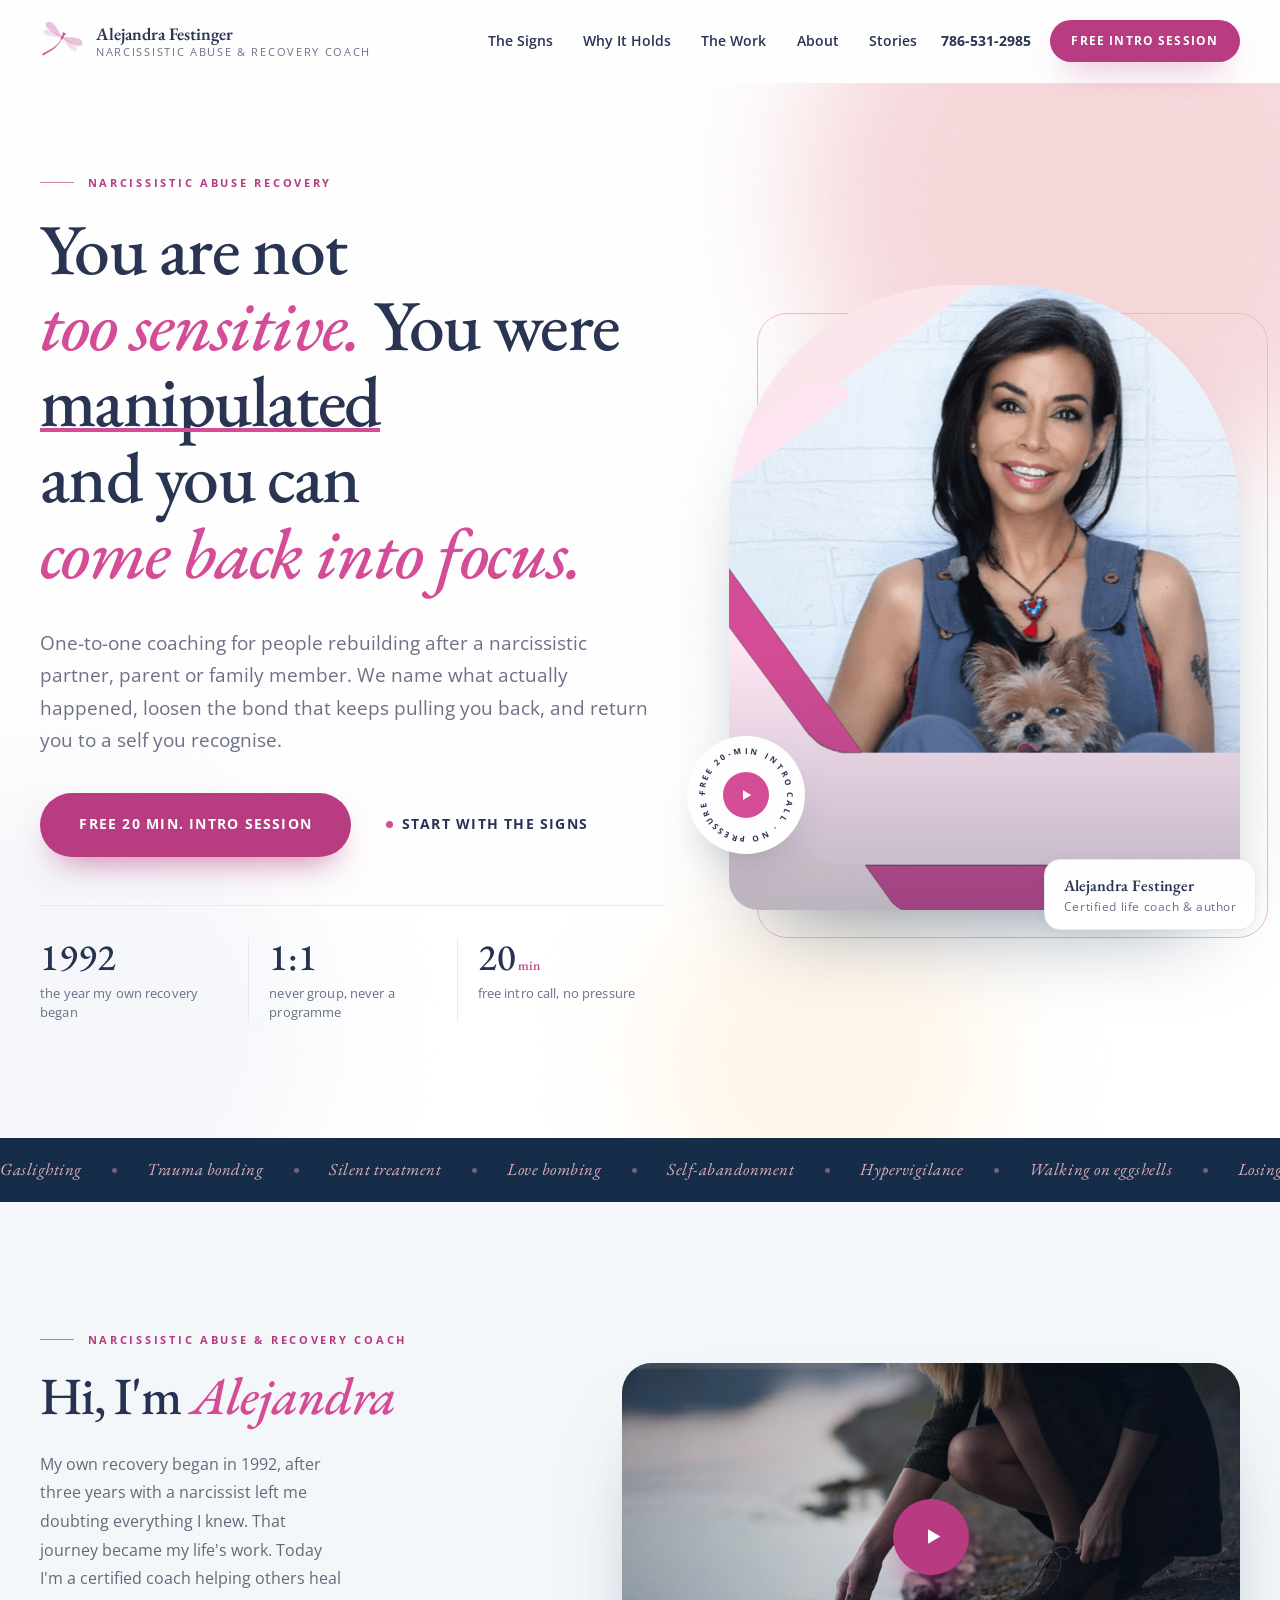
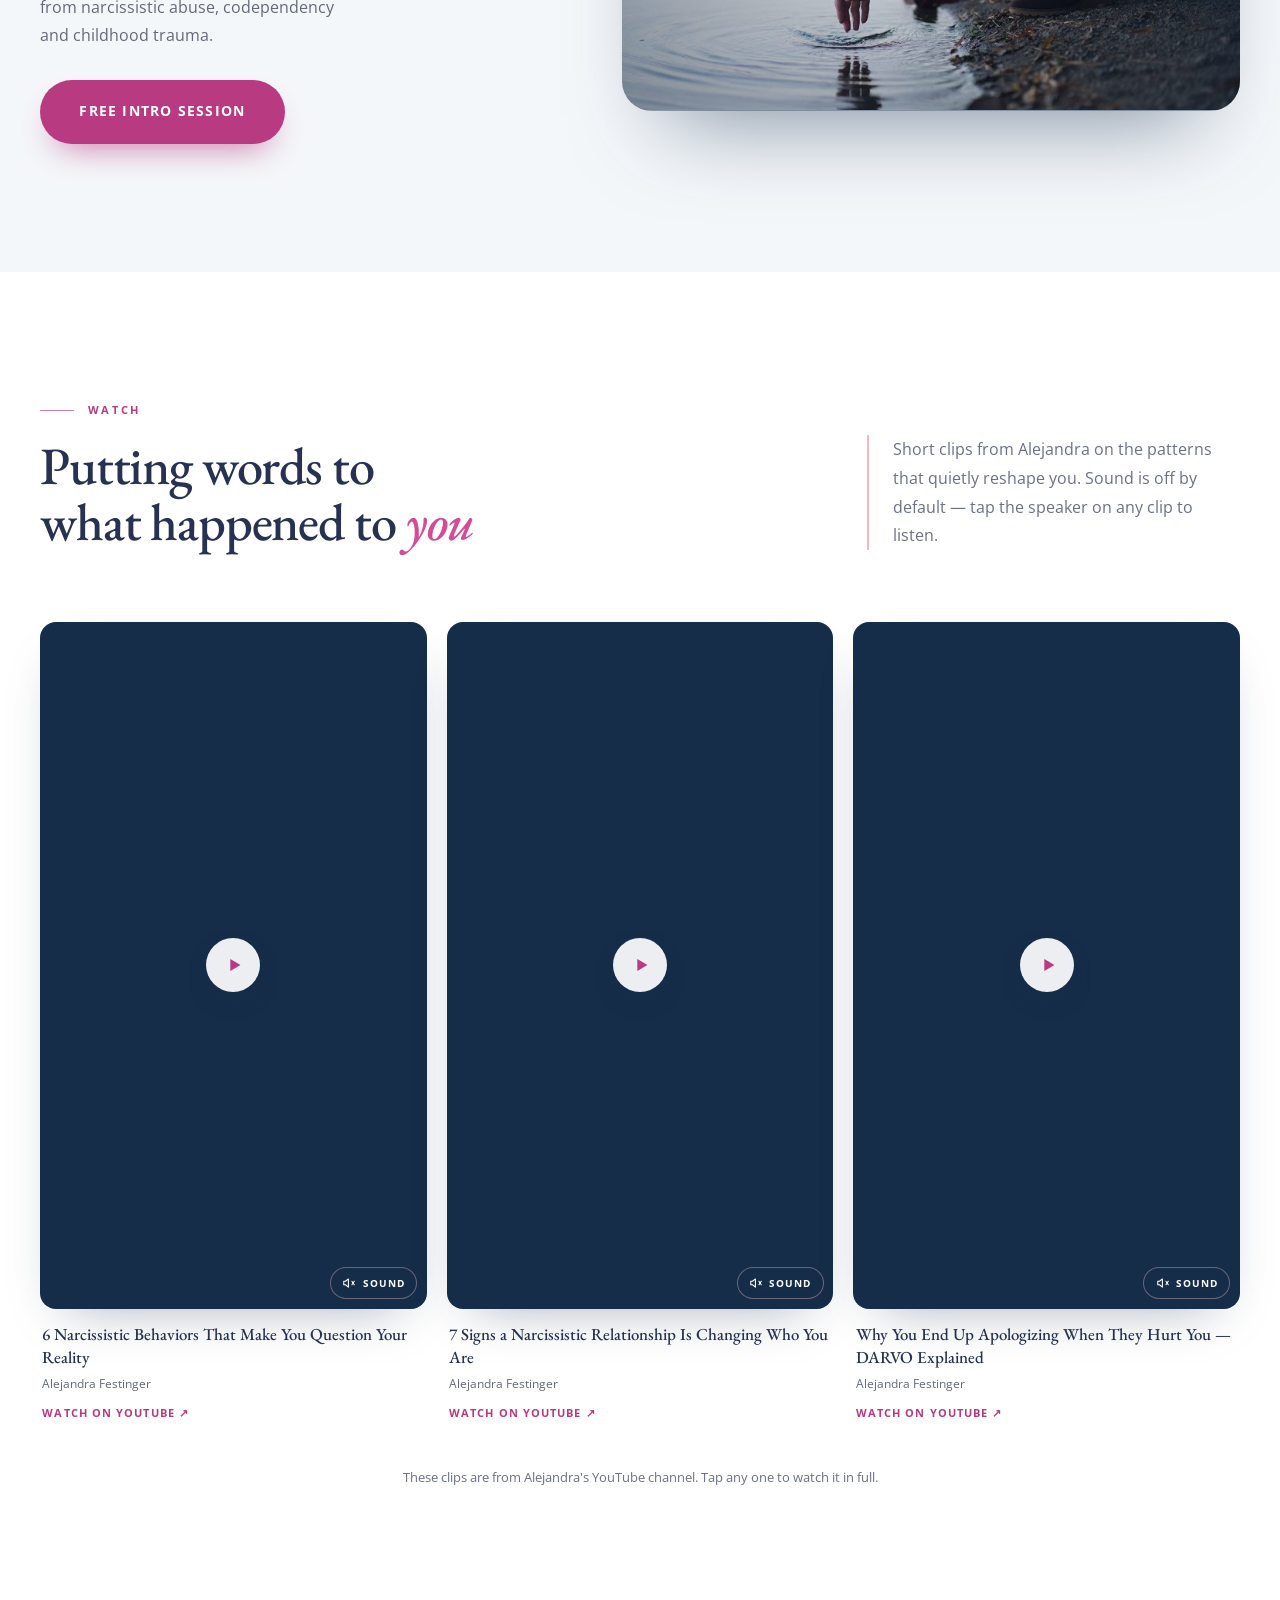
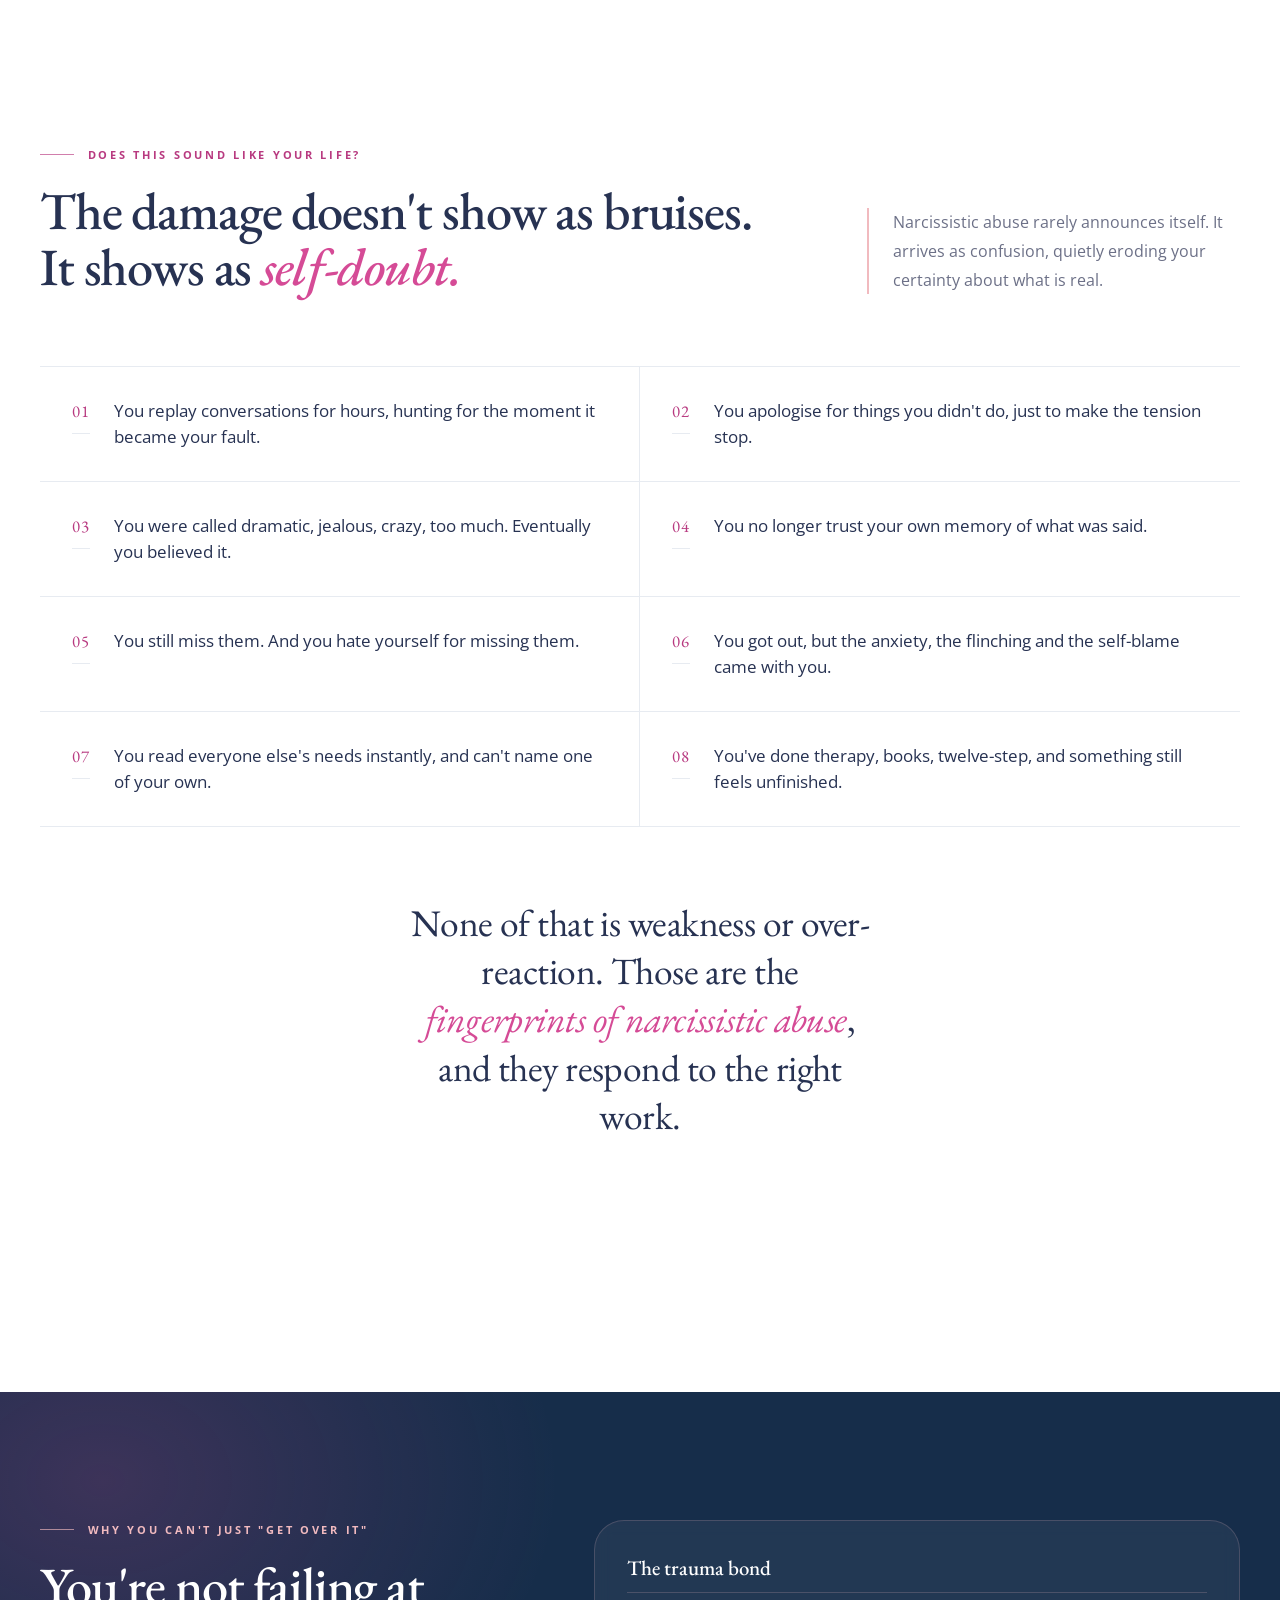
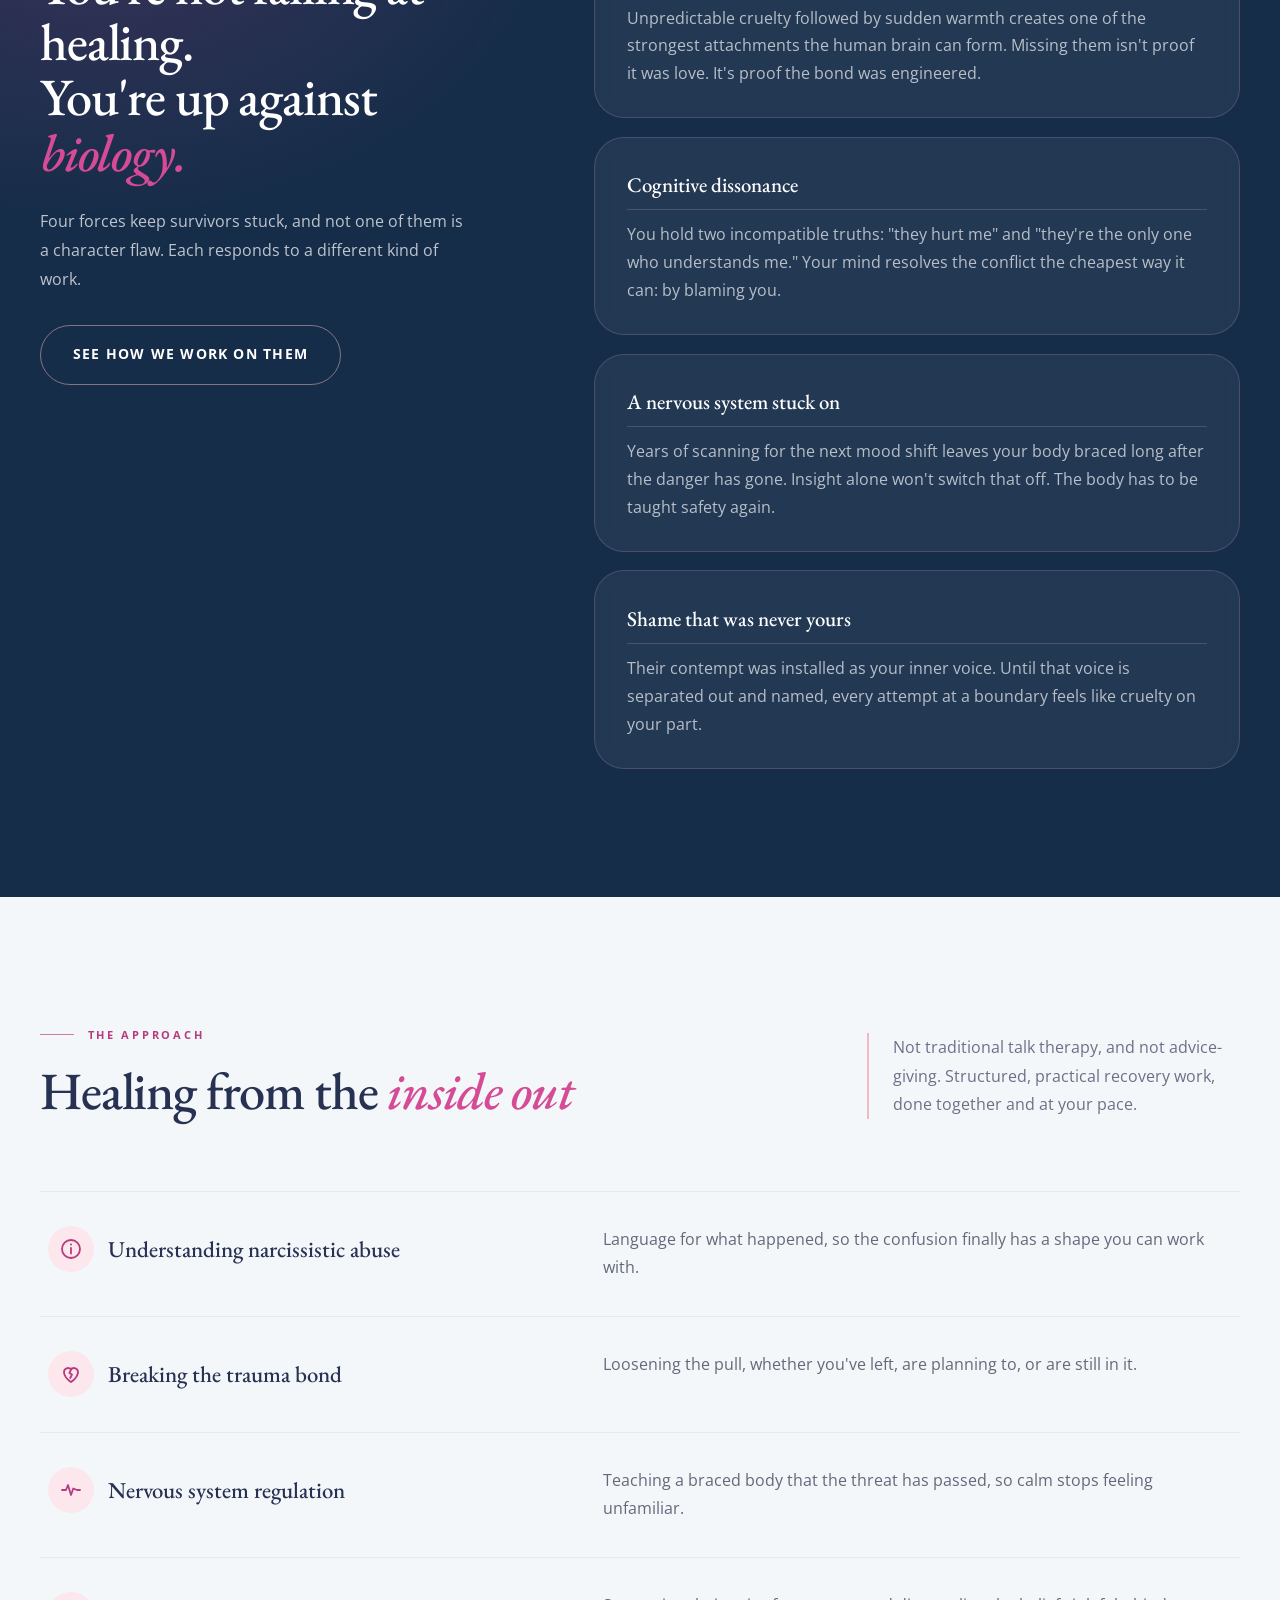
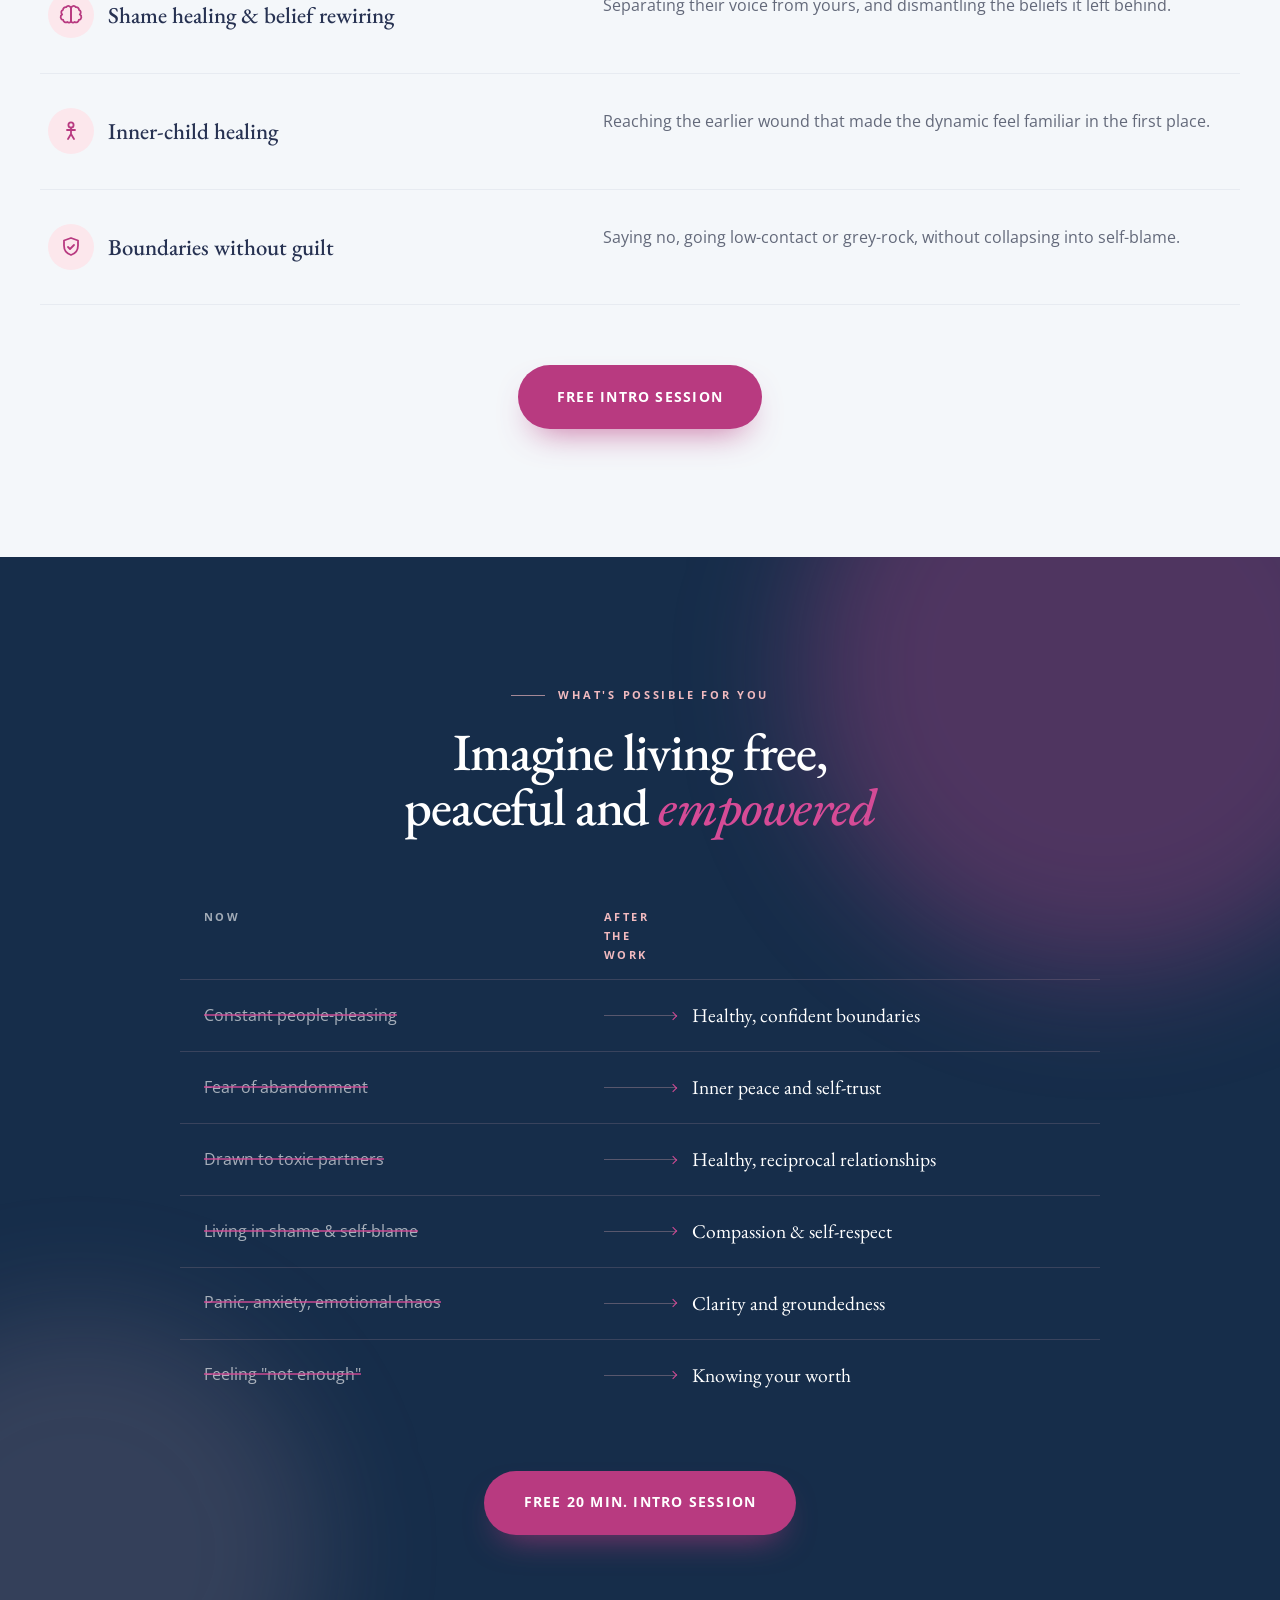
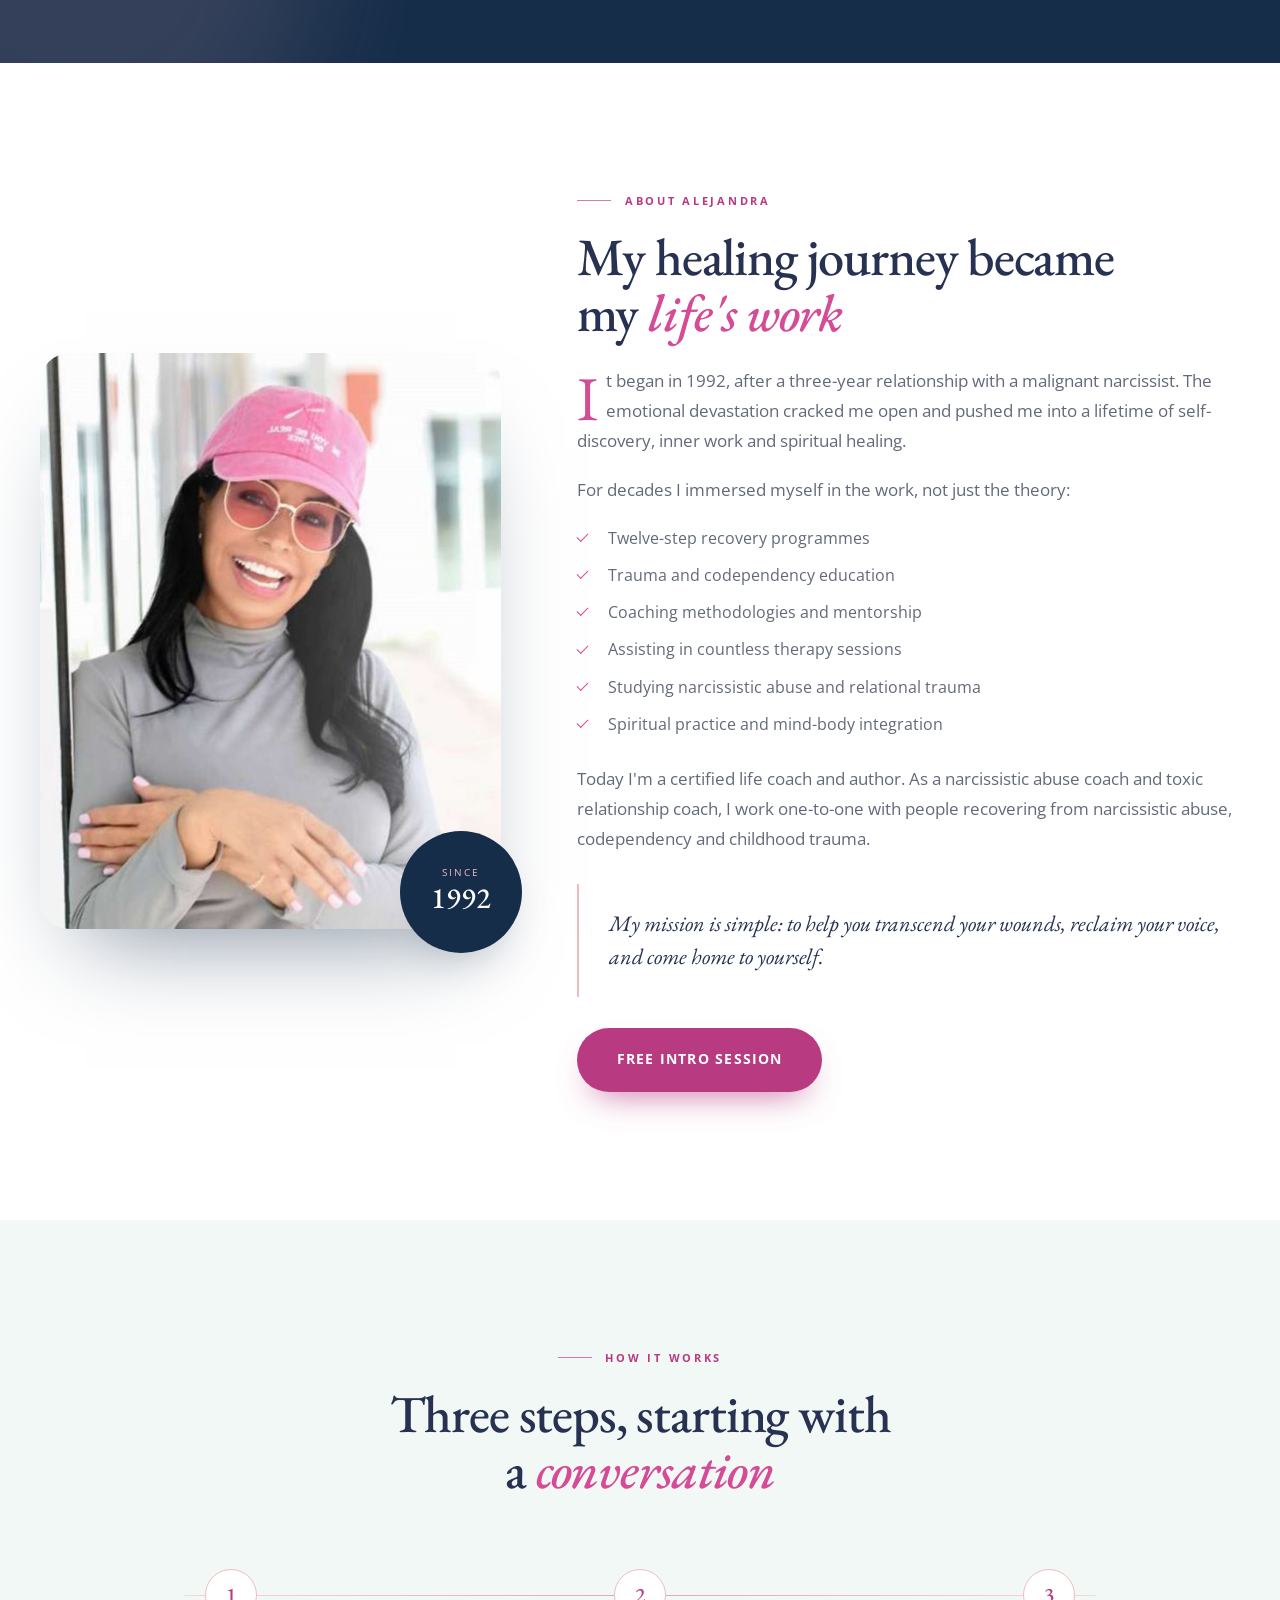
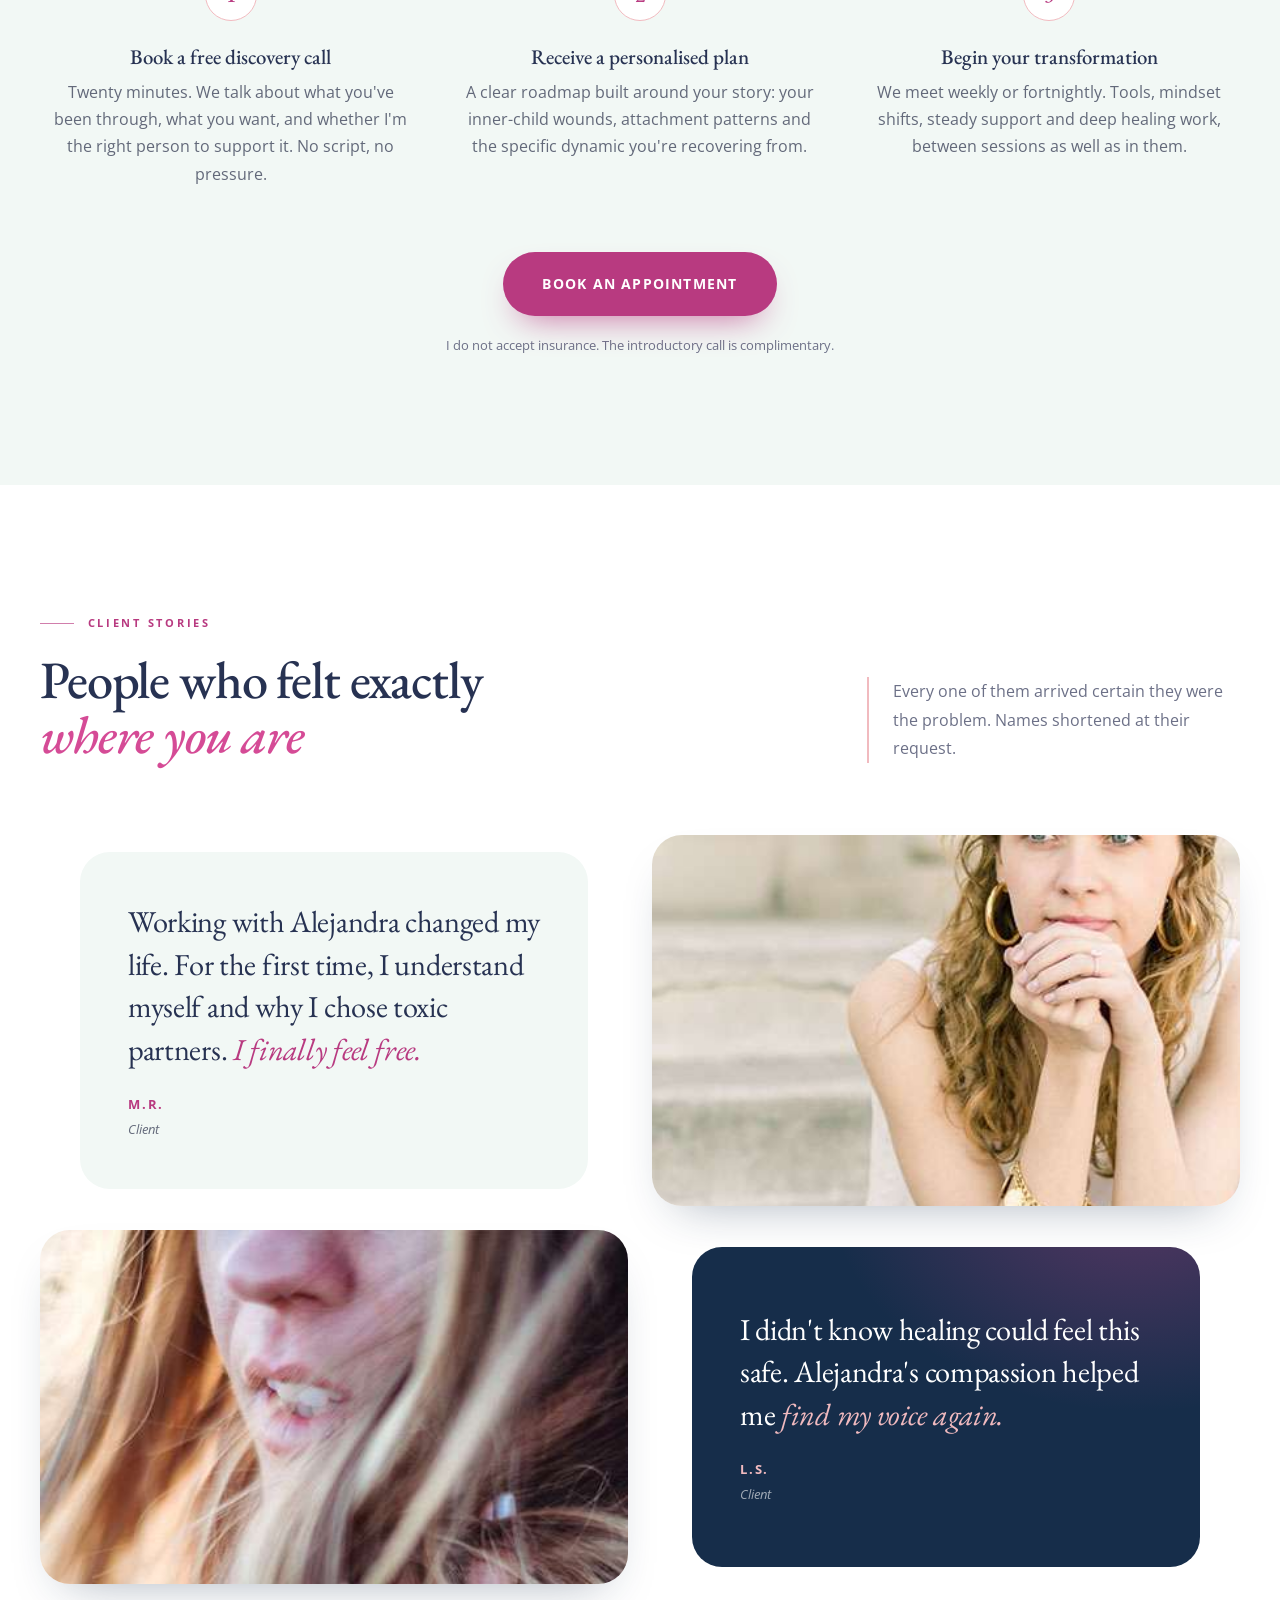
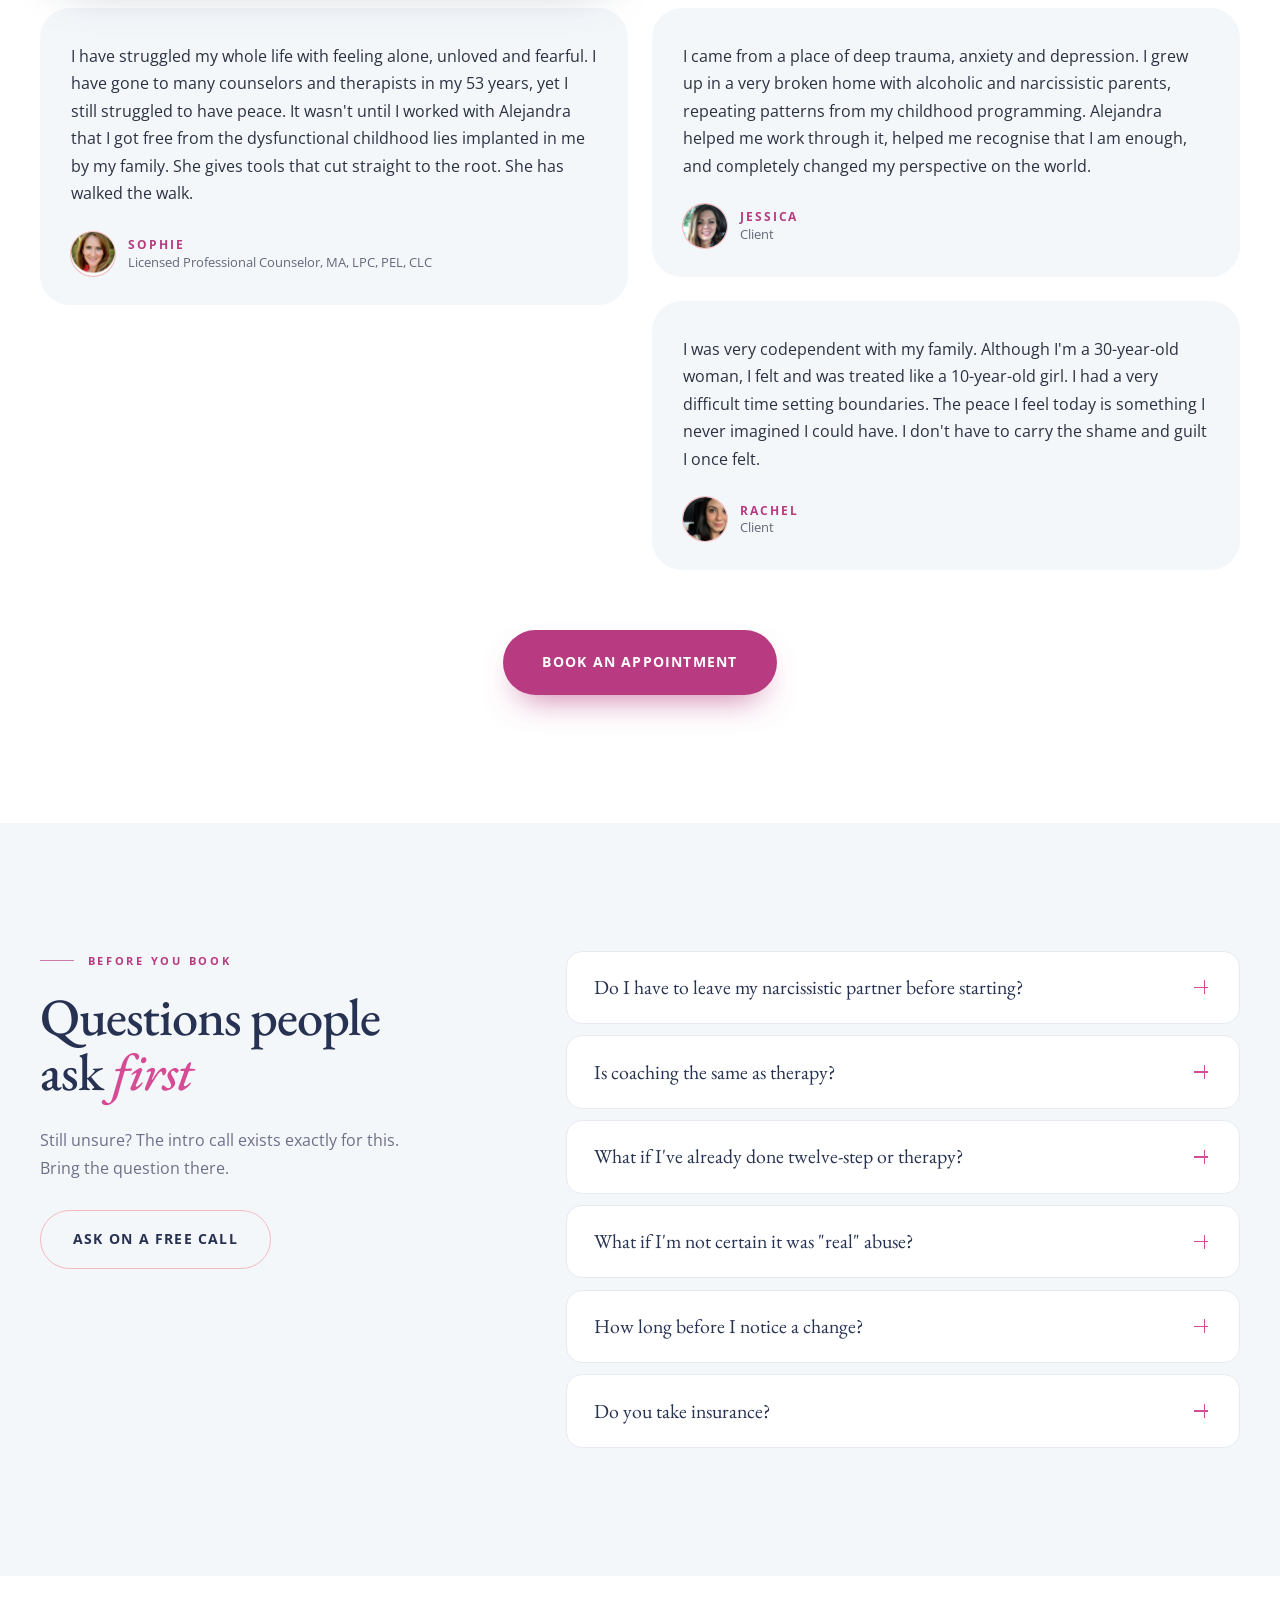
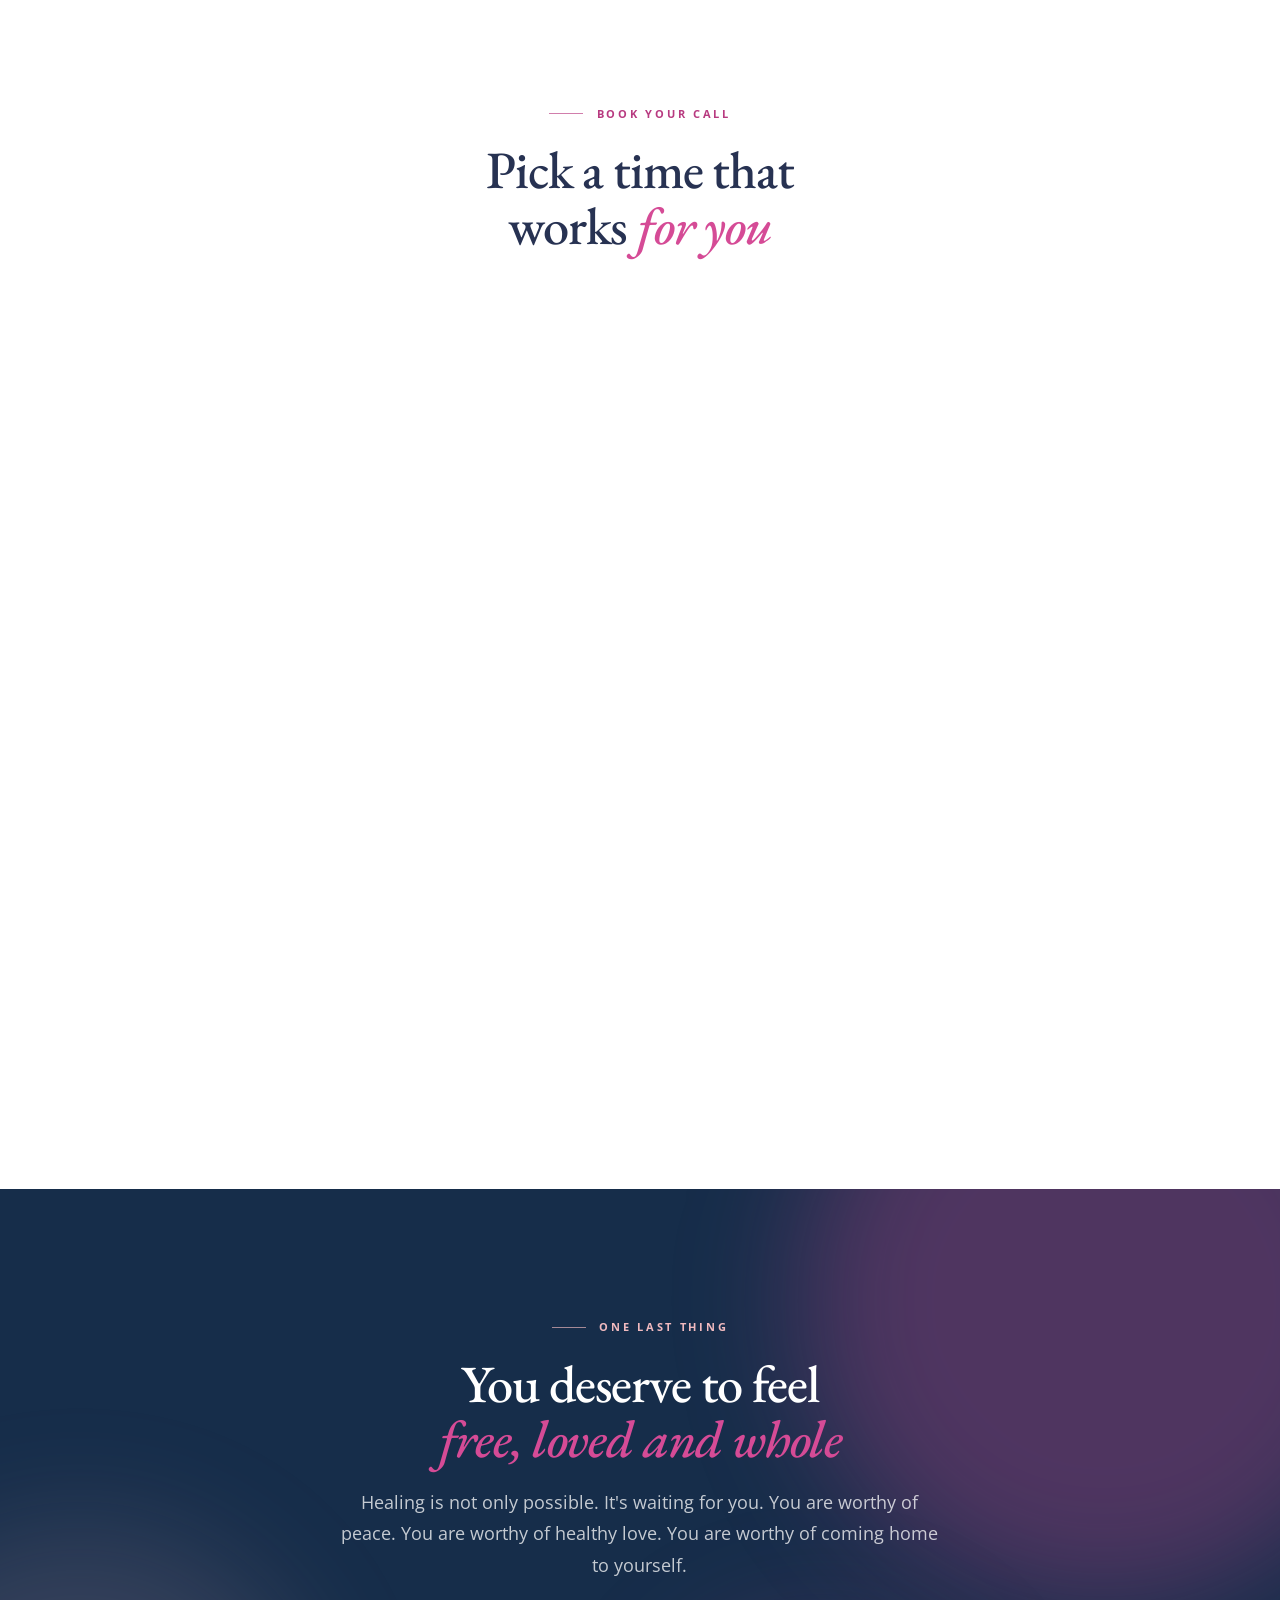
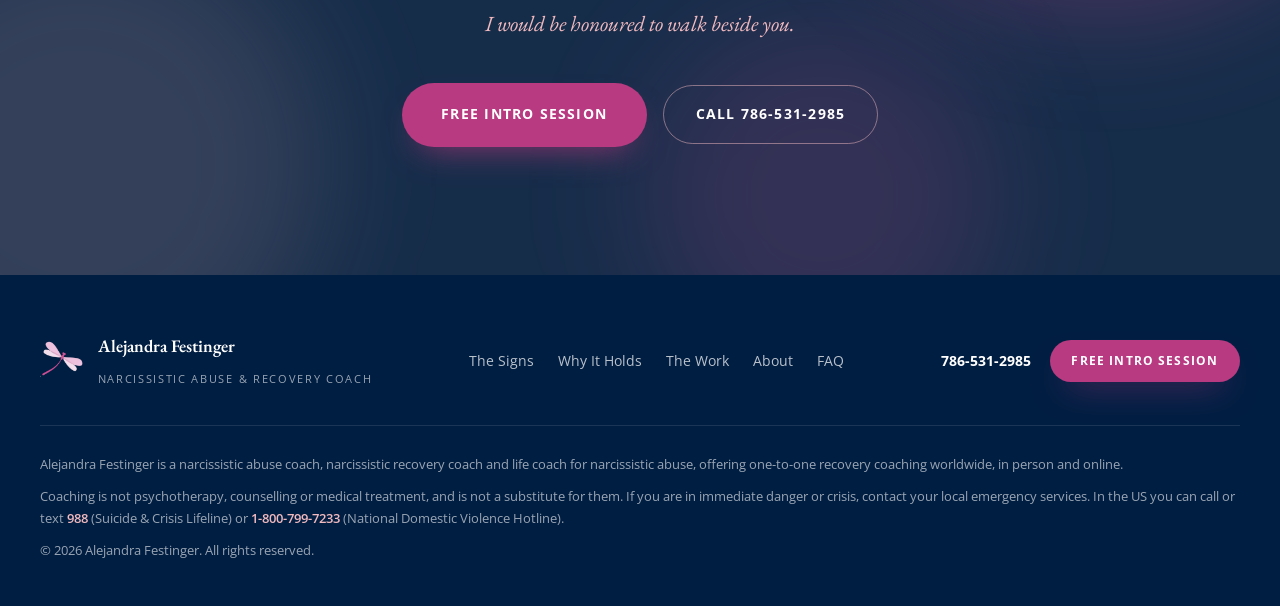
<file: index.html>
<!DOCTYPE html>
<html lang="en">
<head>
<meta charset="utf-8">
<meta name="viewport" content="width=device-width, initial-scale=1">

<!-- Google Tag Manager -->
<script>(function(w,d,s,l,i){w[l]=w[l]||[];w[l].push({'gtm.start':
new Date().getTime(),event:'gtm.js'});var f=d.getElementsByTagName(s)[0],
j=d.createElement(s),dl=l!='dataLayer'?'&l='+l:'';j.async=true;j.src=
'https://www.googletagmanager.com/gtm.js?id='+i+dl;f.parentNode.insertBefore(j,f);
})(window,document,'script','dataLayer','GTM-KCTSFG3N');</script>
<!-- End Google Tag Manager -->

<title>Narcissistic Abuse Coach | Alejandra Festinger, Recovery Coaching</title>
<meta name="description" content="Narcissistic abuse coach and toxic relationship coach Alejandra Festinger offers one-to-one recovery coaching to break the trauma bond and come back into focus. Free intro call.">
<link rel="canonical" href="https://codependencylifecoach.com/narcissistic-abuse-recovery/">

<meta property="og:type" content="website">
<meta property="og:url" content="https://book.alejandracodependency.com/">
<meta property="og:title" content="Narcissistic Abuse Coach | Alejandra Festinger">
<meta property="og:description" content="You are not too sensitive. You were manipulated, and you can come back into focus.">
<meta property="og:image" content="https://book.alejandracodependency.com/images/alejandra-about.jpg">
<meta property="og:image:type" content="image/jpeg">
<meta property="og:image:width" content="640">
<meta property="og:image:height" content="671">
<meta property="og:image:alt" content="Alejandra Festinger, narcissistic abuse recovery coach">
<meta name="twitter:card" content="summary_large_image">
<meta name="twitter:image" content="https://book.alejandracodependency.com/images/alejandra-about.jpg">
<meta name="theme-color" content="#162D4A">

<link rel="icon" href="images/logo.webp" type="image/webp">
<link rel="apple-touch-icon" href="images/logo.webp">

<link rel="preconnect" href="https://fonts.googleapis.com">
<link rel="preconnect" href="https://fonts.gstatic.com" crossorigin>
<!-- Fonts loaded non-render-blocking: applied via onload; noscript fallback below. -->
<link rel="preload" as="style" href="https://fonts.googleapis.com/css2?family=EB+Garamond:ital,wght@0,400;0,500;0,600;1,400;1,500&family=Open+Sans:wght@400;500;600;700&display=swap">
<link rel="stylesheet" href="https://fonts.googleapis.com/css2?family=EB+Garamond:ital,wght@0,400;0,500;0,600;1,400;1,500&family=Open+Sans:wght@400;500;600;700&display=swap" media="print" onload="this.media='all'">
<noscript><link rel="stylesheet" href="https://fonts.googleapis.com/css2?family=EB+Garamond:ital,wght@0,400;0,500;0,600;1,400;1,500&family=Open+Sans:wght@400;500;600;700&display=swap"></noscript>
<link rel="stylesheet" href="assets/styles.css">
<link rel="preload" as="image" href="images/alejandra.webp" fetchpriority="high">

<script type="application/ld+json">
{
  "@context": "https://schema.org",
  "@type": "ProfessionalService",
  "name": "Alejandra Festinger, Narcissistic Abuse Recovery Coaching",
  "description": "Alejandra Festinger is a narcissistic abuse coach, toxic relationship coach and life coach for narcissistic abuse, offering one-to-one recovery coaching for survivors of narcissistic abuse, codependency and childhood trauma.",
  "serviceType": [
    "Narcissist coach",
    "Narcissistic abuse coach",
    "Life coach for narcissistic abuse",
    "Narcissistic abuse life coach",
    "Toxic relationship coach",
    "Narcissistic recovery coach",
    "Narcissist abuse recovery coach"
  ],
  "knowsAbout": ["Narcissistic abuse recovery", "Codependency", "Toxic relationships", "Trauma bonding", "Childhood trauma", "Boundaries"],
  "url": "https://codependencylifecoach.com/",
  "telephone": "+1-786-531-2985",
  "areaServed": "Worldwide",
  "availableLanguage": "English",
  "founder": { "@type": "Person", "name": "Alejandra Festinger", "jobTitle": "Certified Life Coach & Author" }
}
</script>
</head>
<body>

<!-- Google Tag Manager (noscript) -->
<noscript><iframe src="https://www.googletagmanager.com/ns.html?id=GTM-KCTSFG3N"
height="0" width="0" style="display:none;visibility:hidden"></iframe></noscript>
<!-- End Google Tag Manager (noscript) -->

<a class="skip-link" href="#main">Skip to content</a>

<!-- fine film grain over the whole page -->
<div class="grain" aria-hidden="true"></div>

<!-- reading progress -->
<div class="progress" aria-hidden="true"><span id="progressBar"></span></div>

<header class="site-header" id="top">
  <div class="wrap header-inner">
    <a class="brand" href="#top">
      <img class="brand-mark" src="images/logo.webp" alt="" width="44" height="44">
      <span class="brand-text">
        <strong>Alejandra Festinger</strong>
        <em>Narcissistic Abuse &amp; Recovery Coach</em>
      </span>
    </a>
    <nav class="site-nav" aria-label="Primary">
      <a href="#signs">The Signs</a>
      <a href="#why">Why It Holds</a>
      <a href="#work">The Work</a>
      <a href="#about">About</a>
      <a href="#stories">Stories</a>
    </nav>
    <div class="header-cta">
      <a class="phone" href="tel:+17865312985">786-531-2985</a>
      <a class="btn btn-rose btn-sm" href="#book">
        <span class="cta-long">Free Intro Session</span>
        <span class="cta-short">Book free call</span>
      </a>
    </div>
  </div>
</header>

<main id="main">

  <!-- ═══════════════════════ HERO ═══════════════════════ -->
  <section class="hero">
    <div class="mesh" aria-hidden="true"><i></i><i></i><i></i></div>

    <div class="wrap hero-grid">
      <div class="hero-copy">
        <p class="eyebrow line-in">
          <span class="eyebrow-rule"></span>Narcissistic Abuse Recovery
        </p>

        <h1 class="display">
          <span class="word w1">You are not</span>
          <span class="word w2"><em>too sensitive.</em></span>
          <span class="word w3">You were</span>
          <span class="word w4 blurred">manipulated</span>
          <span class="word w5">and you can</span>
          <span class="word w6"><em>come back into focus.</em></span>
        </h1>

        <p class="lede line-in d5">
          One-to-one coaching for people rebuilding after a narcissistic partner, parent or
          family member. We name what actually happened, loosen the bond that keeps pulling
          you back, and return you to a self you recognise.
        </p>

        <div class="hero-actions line-in d6">
          <a class="btn btn-rose btn-lg" href="#book">
            Free 20 min. Intro Session
          </a>
          <a class="btn btn-quiet" href="#signs">
            <span class="dot"></span> Start with the signs
          </a>
        </div>

        <dl class="hero-stats line-in d7">
          <div><dt>1992</dt><dd>the year my own recovery began</dd></div>
          <div><dt>1:1</dt><dd>never group, never a programme</dd></div>
          <div><dt>20<small>min</small></dt><dd>free intro call, no pressure</dd></div>
        </dl>
      </div>

      <div class="hero-media">
        <div class="frame-offset" aria-hidden="true"></div>

        <figure class="hero-photo">
          <img src="images/alejandra.webp" alt="Alejandra Festinger, narcissistic abuse recovery coach" width="720" height="880" fetchpriority="high">
        </figure>

        <!-- rotating seal — links to the clips -->
        <a class="seal" href="#watch" aria-label="Watch Alejandra's video clips">
          <svg viewBox="0 0 120 120">
            <defs><path id="sealPath" d="M60,60 m-42,0 a42,42 0 1,1 84,0 a42,42 0 1,1 -84,0"/></defs>
            <text><textPath href="#sealPath" textLength="264" lengthAdjust="spacing">FREE 20-MIN INTRO CALL · NO PRESSURE ·</textPath></text>
          </svg>
          <span class="seal-core">
            <svg viewBox="0 0 24 24"><path d="M8 5.5v13l11-6.5z" fill="currentColor" stroke="none"/></svg>
          </span>
        </a>

        <figcaption class="photo-note">
          <strong>Alejandra Festinger</strong>
          Certified life coach &amp; author
        </figcaption>
      </div>
    </div>
  </section>

  <!-- vocabulary marquee -->
  <div class="marquee" aria-hidden="true">
    <div class="marquee-track">
      <span>Gaslighting</span><i></i><span>Trauma bonding</span><i></i><span>Silent treatment</span><i></i>
      <span>Love bombing</span><i></i><span>Self-abandonment</span><i></i><span>Hypervigilance</span><i></i>
      <span>Walking on eggshells</span><i></i><span>Losing your voice</span><i></i>
      <span>Gaslighting</span><i></i><span>Trauma bonding</span><i></i><span>Silent treatment</span><i></i>
      <span>Love bombing</span><i></i><span>Self-abandonment</span><i></i><span>Hypervigilance</span><i></i>
      <span>Walking on eggshells</span><i></i><span>Losing your voice</span><i></i>
    </div>
  </div>

  <!-- ═══════════════════════ MEET (intro video) ═══════════════════════ -->
  <section class="section meet">
    <div class="wrap meet-grid">
      <div class="meet-copy reveal">
        <p class="eyebrow"><span class="eyebrow-rule"></span>Narcissistic Abuse &amp; Recovery Coach</p>
        <h2 class="display">Hi, I'm <em>Alejandra</em></h2>
        <p class="meet-note">
          My own recovery began in 1992, after three years with a narcissist left
          me doubting everything I knew. That journey became my life's work. Today
          I'm a certified coach helping others heal from narcissistic abuse,
          codependency and childhood trauma.
        </p>
        <a class="btn btn-rose btn-lg" href="#book">Free Intro Session</a>
      </div>

      <figure class="meet-video reveal">
        <video controls playsinline preload="none" poster="images/intro-poster.jpg" title="A short introduction from Alejandra Festinger">
          <source src="assets/alejandra-intro.mp4" type="video/mp4">
          Your browser does not support the video tag.
        </video>
      </figure>
    </div>
  </section>

  <!-- ═══════════════════════ WATCH ═══════════════════════ -->
  <section class="section watch" id="watch">
    <div class="wrap">

      <div class="head-split reveal">
        <div>
          <p class="eyebrow"><span class="eyebrow-rule"></span>Watch</p>
          <h2 class="display">Putting words to<br>what happened to <em>you</em></h2>
        </div>
        <p class="head-note">
          Short clips from Alejandra on the patterns that quietly reshape you. Sound is
          off by default — tap the speaker on any clip to listen.
        </p>
      </div>

      <div class="video-grid" id="videoGrid">
        <figure class="vid reveal" data-yt="RxsDOI-tez8">
          <div class="vid-frame">
            <div class="vid-holder"></div>
            <span class="vid-play" aria-hidden="true">
              <svg viewBox="0 0 24 24"><path d="M8 5.5v13l11-6.5z" fill="currentColor" stroke="none"/></svg>
            </span>
            <button class="vid-sound" type="button" aria-pressed="false">
              <svg class="i-off" viewBox="0 0 24 24" aria-hidden="true"><path d="M11 5 6 9H3v6h3l5 4z"/><path d="m17 9 4 6M21 9l-4 6"/></svg>
              <svg class="i-on" viewBox="0 0 24 24" aria-hidden="true"><path d="M11 5 6 9H3v6h3l5 4z"/><path d="M16 8.5a5 5 0 0 1 0 7M19 6a9 9 0 0 1 0 12"/></svg>
              <span class="vid-sound-label">Sound</span>
            </button>
          </div>
          <figcaption>
            <strong>6 Narcissistic Behaviors That Make You Question Your Reality</strong>
            <span>Alejandra Festinger</span>
            <a class="vid-link" href="https://youtu.be/RxsDOI-tez8" target="_blank" rel="noopener noreferrer">Watch on YouTube ↗</a>
          </figcaption>
        </figure>

        <figure class="vid reveal" data-yt="KkNuTfhZCto">
          <div class="vid-frame">
            <div class="vid-holder"></div>
            <span class="vid-play" aria-hidden="true">
              <svg viewBox="0 0 24 24"><path d="M8 5.5v13l11-6.5z" fill="currentColor" stroke="none"/></svg>
            </span>
            <button class="vid-sound" type="button" aria-pressed="false">
              <svg class="i-off" viewBox="0 0 24 24" aria-hidden="true"><path d="M11 5 6 9H3v6h3l5 4z"/><path d="m17 9 4 6M21 9l-4 6"/></svg>
              <svg class="i-on" viewBox="0 0 24 24" aria-hidden="true"><path d="M11 5 6 9H3v6h3l5 4z"/><path d="M16 8.5a5 5 0 0 1 0 7M19 6a9 9 0 0 1 0 12"/></svg>
              <span class="vid-sound-label">Sound</span>
            </button>
          </div>
          <figcaption>
            <strong>7 Signs a Narcissistic Relationship Is Changing Who You Are</strong>
            <span>Alejandra Festinger</span>
            <a class="vid-link" href="https://youtu.be/KkNuTfhZCto" target="_blank" rel="noopener noreferrer">Watch on YouTube ↗</a>
          </figcaption>
        </figure>

        <figure class="vid reveal" data-yt="DsQMgWHABTQ">
          <div class="vid-frame">
            <div class="vid-holder"></div>
            <span class="vid-play" aria-hidden="true">
              <svg viewBox="0 0 24 24"><path d="M8 5.5v13l11-6.5z" fill="currentColor" stroke="none"/></svg>
            </span>
            <button class="vid-sound" type="button" aria-pressed="false">
              <svg class="i-off" viewBox="0 0 24 24" aria-hidden="true"><path d="M11 5 6 9H3v6h3l5 4z"/><path d="m17 9 4 6M21 9l-4 6"/></svg>
              <svg class="i-on" viewBox="0 0 24 24" aria-hidden="true"><path d="M11 5 6 9H3v6h3l5 4z"/><path d="M16 8.5a5 5 0 0 1 0 7M19 6a9 9 0 0 1 0 12"/></svg>
              <span class="vid-sound-label">Sound</span>
            </button>
          </div>
          <figcaption>
            <strong>Why You End Up Apologizing When They Hurt You — DARVO Explained</strong>
            <span>Alejandra Festinger</span>
            <a class="vid-link" href="https://youtu.be/DsQMgWHABTQ" target="_blank" rel="noopener noreferrer">Watch on YouTube ↗</a>
          </figcaption>
        </figure>
      </div>

      <p class="watch-note reveal">
        These clips are from Alejandra's YouTube channel. Tap any one to watch it in full.
      </p>
    </div>
  </section>

  <!-- ═══════════════════════ SIGNS ═══════════════════════ -->
  <section class="section signs" id="signs">
    <div class="wrap">

      <div class="head-split reveal">
        <div>
          <p class="eyebrow"><span class="eyebrow-rule"></span>Does this sound like your life?</p>
          <h2 class="display">The damage doesn't show as bruises.<br>It shows as <em>self-doubt.</em></h2>
        </div>
        <p class="head-note">
          Narcissistic abuse rarely announces itself. It arrives as confusion, quietly eroding your
          certainty about what is real.
        </p>
      </div>

      <ol class="sign-list">
        <li class="sign reveal"><span class="sign-i">01</span><p>You replay conversations for hours, hunting for the moment it became your fault.</p></li>
        <li class="sign reveal"><span class="sign-i">02</span><p>You apologise for things you didn't do, just to make the tension stop.</p></li>
        <li class="sign reveal"><span class="sign-i">03</span><p>You were called dramatic, jealous, crazy, too much. Eventually you believed it.</p></li>
        <li class="sign reveal"><span class="sign-i">04</span><p>You no longer trust your own memory of what was said.</p></li>
        <li class="sign reveal"><span class="sign-i">05</span><p>You still miss them. And you hate yourself for missing them.</p></li>
        <li class="sign reveal"><span class="sign-i">06</span><p>You got out, but the anxiety, the flinching and the self-blame came with you.</p></li>
        <li class="sign reveal"><span class="sign-i">07</span><p>You read everyone else's needs instantly, and can't name one of your own.</p></li>
        <li class="sign reveal"><span class="sign-i">08</span><p>You've done therapy, books, twelve-step, and something still feels unfinished.</p></li>
      </ol>

      <p class="pull reveal">
        None of that is weakness or over-reaction. Those are the
        <em>fingerprints of narcissistic abuse</em>, and they respond to the right work.
      </p>

      <div class="section-cta reveal">
        <a class="btn btn-rose btn-lg" href="#book">Book an Appointment</a>
      </div>
    </div>
  </section>

  <!-- ═══════════════════════ WHY ═══════════════════════ -->
  <section class="section why" id="why">
    <div class="wrap why-grid">

      <div class="why-sticky">
        <p class="eyebrow"><span class="eyebrow-rule"></span>Why you can't just "get over it"</p>
        <h2 class="display">You're not failing at healing.<br>You're up against <em>biology.</em></h2>
        <p class="why-note">
          Four forces keep survivors stuck, and not one of them is a character flaw.
          Each responds to a different kind of work.
        </p>
        <a class="btn btn-outline-light" href="#work">See how we work on them</a>
      </div>

      <div class="why-stack">
        <article class="slab reveal">
          <h3>The trauma bond</h3>
          <p>Unpredictable cruelty followed by sudden warmth creates one of the strongest attachments the human brain can form. Missing them isn't proof it was love. It's proof the bond was engineered.</p>
        </article>
        <article class="slab reveal">
          <h3>Cognitive dissonance</h3>
          <p>You hold two incompatible truths: "they hurt me" and "they're the only one who understands me." Your mind resolves the conflict the cheapest way it can: by blaming you.</p>
        </article>
        <article class="slab reveal">
          <h3>A nervous system stuck on</h3>
          <p>Years of scanning for the next mood shift leaves your body braced long after the danger has gone. Insight alone won't switch that off. The body has to be taught safety again.</p>
        </article>
        <article class="slab reveal">
          <h3>Shame that was never yours</h3>
          <p>Their contempt was installed as your inner voice. Until that voice is separated out and named, every attempt at a boundary feels like cruelty on your part.</p>
        </article>
      </div>
    </div>
  </section>

  <!-- ═══════════════════════ WORK ═══════════════════════ -->
  <section class="section work" id="work">
    <div class="wrap">

      <div class="head-split reveal">
        <div>
          <p class="eyebrow"><span class="eyebrow-rule"></span>The approach</p>
          <h2 class="display">Healing from the <em>inside out</em></h2>
        </div>
        <p class="head-note">
          Not traditional talk therapy, and not advice-giving. Structured, practical
          recovery work, done together and at your pace.
        </p>
      </div>

      <div class="ledger">
        <article class="entry reveal">
          <div class="entry-lead">
            <span class="entry-icon" aria-hidden="true">
              <svg viewBox="0 0 24 24"><circle cx="12" cy="12" r="9"/><line x1="12" y1="11" x2="12" y2="16.5"/><circle cx="12" cy="7.6" r="1" fill="currentColor" stroke="none"/></svg>
            </span>
            <h3>Understanding narcissistic abuse</h3>
          </div>
          <p>Language for what happened, so the confusion finally has a shape you can work with.</p>
        </article>
        <article class="entry reveal">
          <div class="entry-lead">
            <span class="entry-icon" aria-hidden="true">
              <svg viewBox="0 0 24 24"><path d="M12 20s-7-4.6-7-10a4 4 0 0 1 7-2.6A4 4 0 0 1 19 10c0 5.4-7 10-7 10z"/><path d="M12.6 6.5 10.4 11l2.6 1.6-1.8 3.4"/></svg>
            </span>
            <h3>Breaking the trauma bond</h3>
          </div>
          <p>Loosening the pull, whether you've left, are planning to, or are still in it.</p>
        </article>
        <article class="entry reveal">
          <div class="entry-lead">
            <span class="entry-icon" aria-hidden="true">
              <svg viewBox="0 0 24 24"><path d="M3 12h4l2-5 3 10 2.3-6.5L18 12h3"/></svg>
            </span>
            <h3>Nervous system regulation</h3>
          </div>
          <p>Teaching a braced body that the threat has passed, so calm stops feeling unfamiliar.</p>
        </article>
        <article class="entry reveal">
          <div class="entry-lead">
            <span class="entry-icon" aria-hidden="true">
              <svg viewBox="0 0 24 24"><path d="M12 5.4a2.6 2.6 0 0 0-4.8-1.2A2.7 2.7 0 0 0 4 6.8a2.7 2.7 0 0 0-.8 4.6A3 3 0 0 0 4.2 17a2.6 2.6 0 0 0 4 1.9A2.4 2.4 0 0 0 12 18.4Zm0 0a2.6 2.6 0 0 1 4.8-1.2A2.7 2.7 0 0 1 20 6.8a2.7 2.7 0 0 1 .8 4.6A3 3 0 0 1 19.8 17a2.6 2.6 0 0 1-4 1.9A2.4 2.4 0 0 1 12 18.4Z"/><path d="M12 5.4v13"/></svg>
            </span>
            <h3>Shame healing &amp; belief rewiring</h3>
          </div>
          <p>Separating their voice from yours, and dismantling the beliefs it left behind.</p>
        </article>
        <article class="entry reveal">
          <div class="entry-lead">
            <span class="entry-icon" aria-hidden="true">
              <svg viewBox="0 0 24 24"><circle cx="12" cy="6" r="2.6"/><path d="M12 8.6V15M8 11h8M9 20l3-5 3 5"/></svg>
            </span>
            <h3>Inner-child healing</h3>
          </div>
          <p>Reaching the earlier wound that made the dynamic feel familiar in the first place.</p>
        </article>
        <article class="entry reveal">
          <div class="entry-lead">
            <span class="entry-icon" aria-hidden="true">
              <svg viewBox="0 0 24 24"><path d="M12 3l7 2.5v5c0 4.6-3 8.2-7 9.5-4-1.3-7-4.9-7-9.5v-5z"/><path d="M9 12l2 2 4-4"/></svg>
            </span>
            <h3>Boundaries without guilt</h3>
          </div>
          <p>Saying no, going low-contact or grey-rock, without collapsing into self-blame.</p>
        </article>
      </div>

      <div class="section-cta reveal">
        <a class="btn btn-rose btn-lg" href="#book">Free Intro Session</a>
      </div>
    </div>
  </section>

  <!-- ═══════════════════════ SHIFT ═══════════════════════ -->
  <section class="section shift">
    <div class="mesh dark" aria-hidden="true"><i></i><i></i></div>
    <div class="wrap">
      <div class="section-head light reveal">
        <p class="eyebrow"><span class="eyebrow-rule"></span>What's possible for you</p>
        <h2 class="display">Imagine living free,<br>peaceful and <em>empowered</em></h2>
      </div>

      <div class="ledger-shift">
        <div class="shift-legend" aria-hidden="true"><span>Now</span><span>After the work</span></div>
        <div class="srow reveal"><span class="was">Constant people-pleasing</span><span class="arrow"></span><span class="now">Healthy, confident boundaries</span></div>
        <div class="srow reveal"><span class="was">Fear of abandonment</span><span class="arrow"></span><span class="now">Inner peace and self-trust</span></div>
        <div class="srow reveal"><span class="was">Drawn to toxic partners</span><span class="arrow"></span><span class="now">Healthy, reciprocal relationships</span></div>
        <div class="srow reveal"><span class="was">Living in shame &amp; self-blame</span><span class="arrow"></span><span class="now">Compassion &amp; self-respect</span></div>
        <div class="srow reveal"><span class="was">Panic, anxiety, emotional chaos</span><span class="arrow"></span><span class="now">Clarity and groundedness</span></div>
        <div class="srow reveal"><span class="was">Feeling "not enough"</span><span class="arrow"></span><span class="now">Knowing your worth</span></div>
      </div>

      <div class="section-cta reveal">
        <a class="btn btn-rose btn-lg" href="#book">Free 20 min. Intro Session</a>
      </div>
    </div>
  </section>

  <!-- ═══════════════════════ ABOUT ═══════════════════════ -->
  <section class="section about" id="about">
    <div class="wrap about-grid">

      <div class="about-media reveal">
        <div class="about-frame">
          <img src="images/alejandra-about.jpg" alt="Alejandra Festinger" width="640" height="760" loading="lazy">
        </div>
        <div class="year-stamp"><small>Since</small><strong>1992</strong></div>
      </div>

      <div class="about-copy reveal">
        <p class="eyebrow"><span class="eyebrow-rule"></span>About Alejandra</p>
        <h2 class="display">My healing journey became<br>my <em>life's work</em></h2>

        <p class="drop">
          It began in 1992, after a three-year relationship with a malignant narcissist.
          The emotional devastation cracked me open and pushed me into a lifetime of
          self-discovery, inner work and spiritual healing.
        </p>
        <p>For decades I immersed myself in the work, not just the theory:</p>

        <ul class="tick-list">
          <li>Twelve-step recovery programmes</li>
          <li>Trauma and codependency education</li>
          <li>Coaching methodologies and mentorship</li>
          <li>Assisting in countless therapy sessions</li>
          <li>Studying narcissistic abuse and relational trauma</li>
          <li>Spiritual practice and mind-body integration</li>
        </ul>

        <p>
          Today I'm a certified life coach and author. As a narcissistic abuse coach
          and toxic relationship coach, I work one-to-one with people recovering from
          narcissistic abuse, codependency and childhood trauma.
        </p>

        <blockquote class="mission">
          My mission is simple: to help you transcend your wounds,
          reclaim your voice, and come home to yourself.
        </blockquote>

        <a class="btn btn-rose btn-lg about-cta reveal" href="#book">Free Intro Session</a>
      </div>
    </div>
  </section>

  <!-- ═══════════════════════ STEPS ═══════════════════════ -->
  <section class="section steps">
    <div class="wrap">
      <div class="section-head reveal">
        <p class="eyebrow"><span class="eyebrow-rule"></span>How it works</p>
        <h2 class="display">Three steps, starting with<br>a <em>conversation</em></h2>
      </div>

      <ol class="path">
        <li class="stop reveal">
          <span class="stop-dot"><b>1</b></span>
          <h3>Book a free discovery call</h3>
          <p>Twenty minutes. We talk about what you've been through, what you want, and whether I'm the right person to support it. No script, no pressure.</p>
        </li>
        <li class="stop reveal">
          <span class="stop-dot"><b>2</b></span>
          <h3>Receive a personalised plan</h3>
          <p>A clear roadmap built around your story: your inner-child wounds, attachment patterns and the specific dynamic you're recovering from.</p>
        </li>
        <li class="stop reveal">
          <span class="stop-dot"><b>3</b></span>
          <h3>Begin your transformation</h3>
          <p>We meet weekly or fortnightly. Tools, mindset shifts, steady support and deep healing work, between sessions as well as in them.</p>
        </li>
      </ol>

      <div class="steps-cta reveal">
        <a class="btn btn-rose btn-lg" href="#book">Book an Appointment</a>
        <p class="fineprint">I do not accept insurance. The introductory call is complimentary.</p>
      </div>
    </div>
  </section>

  <!-- ═══════════════════════ STORIES ═══════════════════════ -->
  <section class="section stories" id="stories">
    <div class="wrap">

      <div class="head-split reveal">
        <div>
          <p class="eyebrow"><span class="eyebrow-rule"></span>Client stories</p>
          <h2 class="display">People who felt exactly<br><em>where you are</em></h2>
        </div>
        <p class="head-note">
          Every one of them arrived certain they were the problem.
          Names shortened at their request.
        </p>
      </div>

      <!-- Featured testimonials. The two initial-only clients keep their words
           prominent, paired with lifestyle imagery instead of a face on the quote. -->
      <div class="quote-feature">
        <figure class="qf-quote light reveal">
          <blockquote>
            Working with Alejandra changed my life. For the first time, I understand
            myself and why I chose toxic partners. <em>I finally feel free.</em>
          </blockquote>
          <p class="qf-cite">M.R.<span>Client</span></p>
        </figure>

        <div class="qf-photo reveal" style="background-image:url('images/client-mr.jpg')" aria-hidden="true"></div>

        <figure class="qf-quote dark reveal">
          <blockquote>
            I didn't know healing could feel this safe. Alejandra's compassion
            helped me <em>find my voice again.</em>
          </blockquote>
          <p class="qf-cite">L.S.<span>Client</span></p>
        </figure>

        <div class="qf-photo reveal" style="background-image:url('images/client-ls.jpg')" aria-hidden="true"></div>
      </div>

      <div class="quote-wall">
        <figure class="q-card reveal">
          <blockquote>
            I have struggled my whole life with feeling alone, unloved and fearful. I have gone to
            many counselors and therapists in my 53 years, yet I still struggled to have peace. It
            wasn't until I worked with Alejandra that I got free from the dysfunctional childhood
            lies implanted in me by my family. She gives tools that cut straight to the root.
            She has walked the walk.
          </blockquote>
          <figcaption>
            <span class="avatar avatar-photo" style="background-image:url('images/client-sophie.jpg')" role="img" aria-label="Sophie"></span>
            <span class="who"><strong>Sophie</strong><em>Licensed Professional Counselor, MA, LPC, PEL, CLC</em></span>
          </figcaption>
        </figure>

        <figure class="q-card reveal">
          <blockquote>
            I came from a place of deep trauma, anxiety and depression. I grew up in a very broken
            home with alcoholic and narcissistic parents, repeating patterns from my childhood
            programming. Alejandra helped me work through it, helped me recognise that I am
            enough, and completely changed my perspective on the world.
          </blockquote>
          <figcaption>
            <span class="avatar avatar-photo" style="background-image:url('images/client-jessica.webp')" role="img" aria-label="Jessica"></span>
            <span class="who"><strong>Jessica</strong><em>Client</em></span>
          </figcaption>
        </figure>

        <figure class="q-card reveal">
          <blockquote>
            I was very codependent with my family. Although I'm a 30-year-old woman, I felt and
            was treated like a 10-year-old girl. I had a very difficult time setting boundaries.
            The peace I feel today is something I never imagined I could have. I don't have to
            carry the shame and guilt I once felt.
          </blockquote>
          <figcaption>
            <span class="avatar avatar-photo" style="background-image:url('images/client-rachel.webp')" role="img" aria-label="Rachel"></span>
            <span class="who"><strong>Rachel</strong><em>Client</em></span>
          </figcaption>
        </figure>
      </div>

      <div class="section-cta reveal">
        <a class="btn btn-rose btn-lg" href="#book">Book an Appointment</a>
      </div>
    </div>
  </section>

  <!-- ═══════════════════════ FAQ ═══════════════════════ -->
  <section class="section faq" id="faq">
    <div class="wrap faq-grid">

      <div class="faq-aside reveal">
        <p class="eyebrow"><span class="eyebrow-rule"></span>Before you book</p>
        <h2 class="display">Questions people<br>ask <em>first</em></h2>
        <p class="faq-help">
          Still unsure? The intro call exists exactly for this. Bring the question there.
        </p>
        <a class="btn btn-ghost" href="#book">Ask on a free call</a>
      </div>

      <div class="faq-list reveal">
        <details>
          <summary>Do I have to leave my narcissistic partner before starting?</summary>
          <div><p>Not at all. Many clients start while still in the relationship. We focus on clarity, boundaries and inner strength. Decisions come later, and they come from you.</p></div>
        </details>
        <details>
          <summary>Is coaching the same as therapy?</summary>
          <div><p>No. Coaching focuses on growth, new patterns and forward movement. Therapy often focuses on processing the past. Both are valuable. Coaching accelerates practical transformation. This is coaching, not mental health treatment.</p></div>
        </details>
        <details>
          <summary>What if I've already done twelve-step or therapy?</summary>
          <div><p>Many of my clients have, and they come to me because something still feels unresolved. My approach fills in the emotional and spiritual pieces those routes often leave open.</p></div>
        </details>
        <details>
          <summary>What if I'm not certain it was "real" abuse?</summary>
          <div><p>That doubt is one of the most common after-effects there is. You don't need a diagnosis, proof or a label to start. You only need to know that something isn't right.</p></div>
        </details>
        <details>
          <summary>How long before I notice a change?</summary>
          <div><p>Clients often feel shifts within the first few sessions, usually in self-blame and clarity first, then in how the body responds to conflict.</p></div>
        </details>
        <details>
          <summary>Do you take insurance?</summary>
          <div><p>I don't accept insurance. The initial 20-minute discovery call is complimentary, and we'll discuss the details of working together on that call.</p></div>
        </details>
      </div>
    </div>
  </section>

  <!-- ═══════════════════════ BOOK (Calendly embed) ═══════════════════════ -->
  <section class="section book" id="book">
    <div class="wrap">
      <div class="section-head reveal">
        <p class="eyebrow"><span class="eyebrow-rule"></span>Book your call</p>
        <h2 class="display">Pick a time that<br>works <em>for you</em></h2>
      </div>
      <div class="calendly-inline-widget book-embed"
           data-url="https://calendly.com/cleofestinger/call?text_color=273252&amp;primary_color=b83a80"
           aria-label="Booking calendar"></div>
    </div>
  </section>

  <!-- ═══════════════════════ FINAL CTA ═══════════════════════ -->
  <section class="section final-cta">
    <div class="mesh dark" aria-hidden="true"><i></i><i></i><i></i></div>
    <div class="wrap final-inner">
      <p class="eyebrow reveal"><span class="eyebrow-rule"></span>One last thing</p>
      <h2 class="display final-h reveal">
        You deserve to feel<br><em>free, loved and whole</em>
      </h2>
      <p class="final-p reveal">
        Healing is not only possible. It's waiting for you. You are worthy of peace.
        You are worthy of healthy love. You are worthy of coming home to yourself.
      </p>
      <p class="final-sign reveal">I would be honoured to walk beside you.</p>
      <div class="hero-actions center reveal">
        <a class="btn btn-rose btn-lg" href="#book">Free Intro Session</a>
        <a class="btn btn-outline-light" href="tel:+17865312985">Call 786-531-2985</a>
      </div>
    </div>
  </section>

</main>

<footer class="site-footer">
  <div class="wrap footer-inner">
    <div class="footer-brand">
      <a href="#top" aria-label="Back to top"><img class="brand-mark" src="images/logo.webp" alt="" width="44" height="44" loading="lazy"></a>
      <div>
        <strong>Alejandra Festinger</strong>
        <span>Narcissistic Abuse &amp; Recovery Coach</span>
      </div>
    </div>
    <nav class="footer-nav" aria-label="Footer">
      <a href="#signs">The Signs</a>
      <a href="#why">Why It Holds</a>
      <a href="#work">The Work</a>
      <a href="#about">About</a>
      <a href="#faq">FAQ</a>
    </nav>
    <div class="footer-contact">
      <a href="tel:+17865312985">786-531-2985</a>
      <a class="btn btn-rose btn-sm" href="#book">Free Intro Session</a>
    </div>
  </div>
  <div class="wrap footer-legal">
    <p>
      Alejandra Festinger is a narcissistic abuse coach, narcissistic recovery coach and
      life coach for narcissistic abuse, offering one-to-one recovery coaching worldwide,
      in person and online.
    </p>
    <p>
      Coaching is not psychotherapy, counselling or medical treatment, and is not a substitute
      for them. If you are in immediate danger or crisis, contact your local emergency services.
      In the US you can call or text <strong>988</strong> (Suicide &amp; Crisis Lifeline) or
      <strong>1-800-799-7233</strong> (National Domestic Violence Hotline).
    </p>
    <p>&copy; <span id="year">2026</span> Alejandra Festinger. All rights reserved.</p>
  </div>
</footer>

<!-- phone-only action bar; slides up once the hero CTA scrolls away -->
<div class="mobile-bar" id="mobileBar">
  <a class="mb-call" href="tel:+17865312985">
    <svg viewBox="0 0 24 24" aria-hidden="true"><path d="M6.6 10.8a15.1 15.1 0 0 0 6.6 6.6l2.2-2.2a1 1 0 0 1 1-.24 11.4 11.4 0 0 0 3.6.58 1 1 0 0 1 1 1V20a1 1 0 0 1-1 1A17 17 0 0 1 3 4a1 1 0 0 1 1-1h3.5a1 1 0 0 1 1 1 11.4 11.4 0 0 0 .58 3.6 1 1 0 0 1-.25 1z"/></svg>
    <span>786-531-2985</span>
  </a>
  <a class="mb-book" href="#book">Book free call</a>
</div>

<script src="assets/script.js" defer></script>
</body>
</html>
</file>
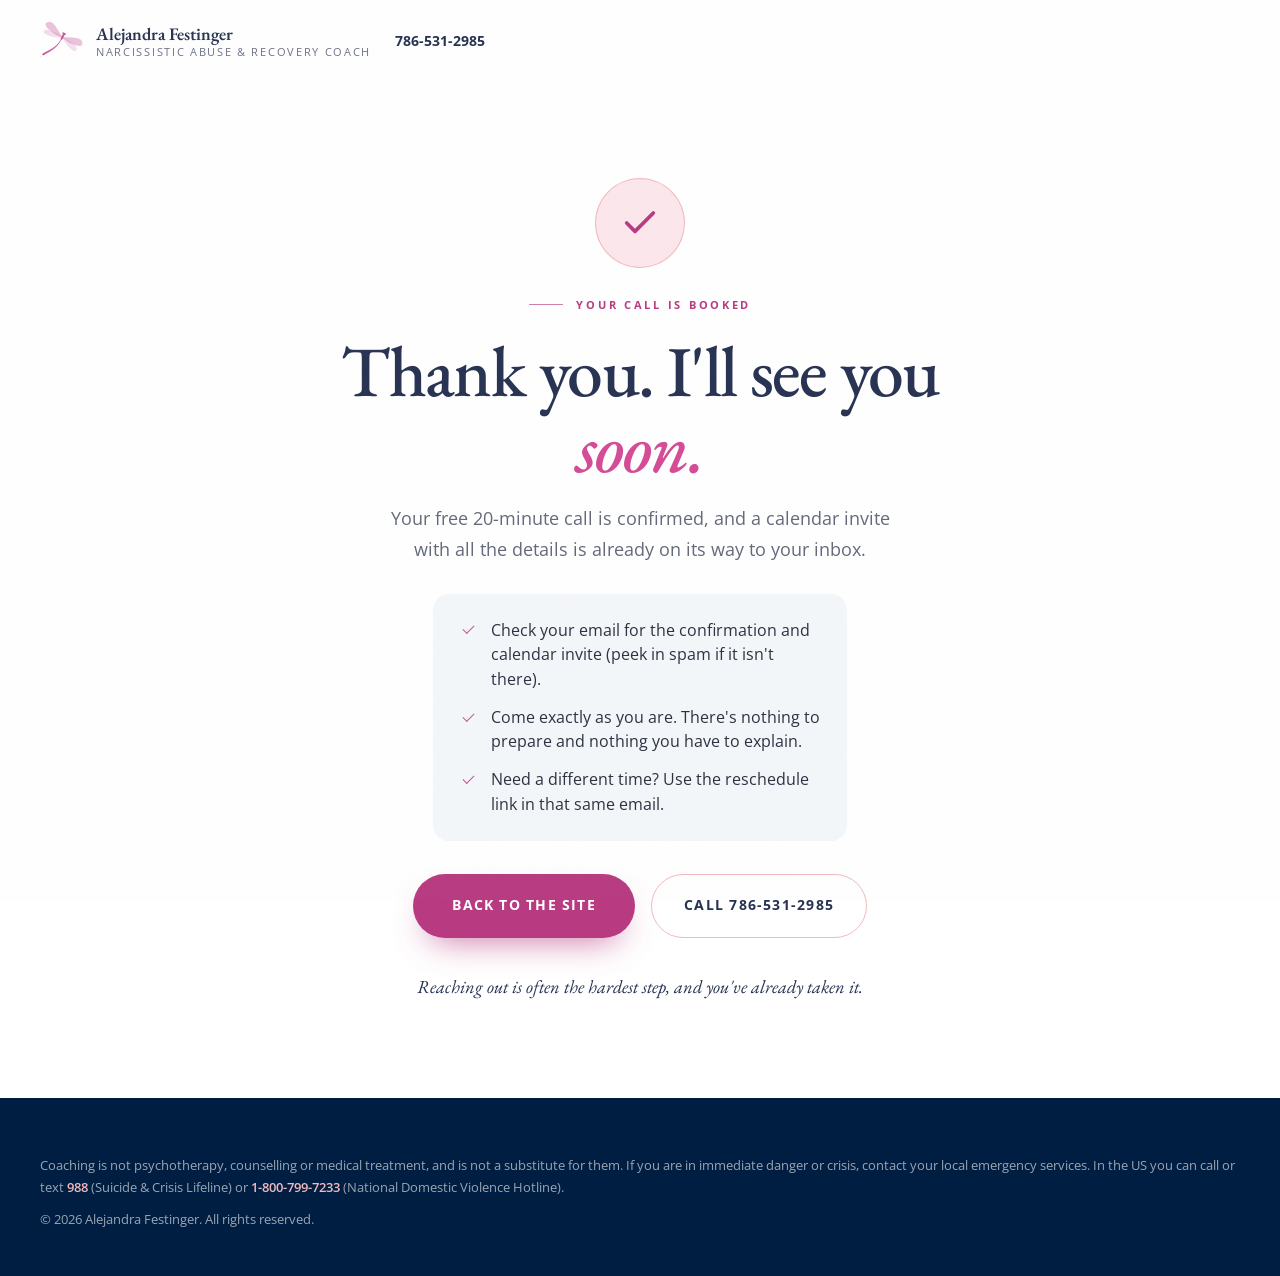
<file: thank-you.html>
<!DOCTYPE html>
<html lang="en">
<head>
<meta charset="utf-8">
<meta name="viewport" content="width=device-width, initial-scale=1">

<!-- Google Tag Manager -->
<script>(function(w,d,s,l,i){w[l]=w[l]||[];w[l].push({'gtm.start':
new Date().getTime(),event:'gtm.js'});var f=d.getElementsByTagName(s)[0],
j=d.createElement(s),dl=l!='dataLayer'?'&l='+l:'';j.async=true;j.src=
'https://www.googletagmanager.com/gtm.js?id='+i+dl;f.parentNode.insertBefore(j,f);
})(window,document,'script','dataLayer','GTM-KCTSFG3N');</script>
<!-- End Google Tag Manager -->

<title>Thank you | Alejandra Festinger</title>
<meta name="description" content="Your free intro call with Alejandra Festinger is confirmed.">
<meta name="robots" content="noindex, nofollow">

<link rel="icon" href="images/logo.webp" type="image/webp">
<link rel="apple-touch-icon" href="images/logo.webp">

<link rel="preconnect" href="https://fonts.googleapis.com">
<link rel="preconnect" href="https://fonts.gstatic.com" crossorigin>
<link href="https://fonts.googleapis.com/css2?family=EB+Garamond:ital,wght@0,400;0,500;0,600;1,400;1,500&family=Open+Sans:wght@300;400;500;600;700&display=swap" rel="stylesheet">
<link rel="stylesheet" href="assets/styles.css">

<style>
  .thanks{ min-height:68vh; display:grid; place-items:center; text-align:center;
    padding:clamp(3rem,8vw,6rem) 0; }
  .thanks-inner{ max-width:640px; }
  .thanks-check{
    width:88px; height:88px; margin:0 auto 1.75rem; border-radius:50%;
    display:grid; place-items:center; background:var(--blush-bg); color:var(--rose-dark);
    box-shadow:0 0 0 1px var(--blush);
  }
  .thanks-check svg{ width:40px; height:40px; stroke-width:2.2; }
  .thanks .eyebrow{ justify-content:center; }
  .thanks h1{ margin:0 0 1.1rem; }
  .thanks-lede{ font-size:1.12rem; color:var(--body); margin:0 auto 1.75rem; max-width:50ch; }
  .thanks-next{
    list-style:none; margin:0 auto 2.1rem; padding:1.5rem 1.7rem; max-width:46ch;
    text-align:left; background:var(--mist); border-radius:var(--r);
    display:grid; gap:.85rem; font-size:.99rem; color:var(--ink);
  }
  .thanks-next li{ position:relative; padding-left:1.9rem; line-height:1.55; }
  .thanks-next li::before{
    content:""; position:absolute; left:.15rem; top:.5em; width:11px; height:6px;
    border-left:1.8px solid var(--rose); border-bottom:1.8px solid var(--rose);
    transform:rotate(-45deg);
  }
  .thanks-actions{ display:flex; gap:1rem; justify-content:center; flex-wrap:wrap; }
  .thanks-sign{ margin:2rem 0 0; font-family:var(--serif); font-style:italic;
    font-size:1.15rem; color:var(--navy-2); }
  @media (max-width:560px){ .thanks-actions{ flex-direction:column; } }
</style>
</head>
<body>

<!-- Google Tag Manager (noscript) -->
<noscript><iframe src="https://www.googletagmanager.com/ns.html?id=GTM-KCTSFG3N"
height="0" width="0" style="display:none;visibility:hidden"></iframe></noscript>
<!-- End Google Tag Manager (noscript) -->

<!-- conversion signal for GTM: create a trigger on this event to fire GA4/Ads conversions -->
<script>window.dataLayer=window.dataLayer||[];window.dataLayer.push({event:'booking_confirmed'});</script>

<div class="grain" aria-hidden="true"></div>

<header class="site-header" id="top">
  <div class="wrap header-inner">
    <a class="brand" href="/">
      <img class="brand-mark" src="images/logo.webp" alt="" width="44" height="44">
      <span class="brand-text">
        <strong>Alejandra Festinger</strong>
        <em>Narcissistic Abuse &amp; Recovery Coach</em>
      </span>
    </a>
    <div class="header-cta">
      <a class="phone" href="tel:+17865312985">786-531-2985</a>
    </div>
  </div>
</header>

<main class="thanks">
  <div class="wrap thanks-inner">
    <div class="thanks-check" aria-hidden="true">
      <svg viewBox="0 0 24 24"><path d="M20 6 9 17l-5-5"/></svg>
    </div>

    <p class="eyebrow"><span class="eyebrow-rule"></span>Your call is booked</p>
    <h1 class="display">Thank you. I'll see you <em>soon.</em></h1>

    <p class="thanks-lede">
      Your free 20-minute call is confirmed, and a calendar invite with all the
      details is already on its way to your inbox.
    </p>

    <ul class="thanks-next">
      <li>Check your email for the confirmation and calendar invite (peek in spam if it isn't there).</li>
      <li>Come exactly as you are. There's nothing to prepare and nothing you have to explain.</li>
      <li>Need a different time? Use the reschedule link in that same email.</li>
    </ul>

    <div class="thanks-actions">
      <a class="btn btn-rose btn-lg" href="/">Back to the site</a>
      <a class="btn btn-ghost" href="tel:+17865312985">Call 786-531-2985</a>
    </div>

    <p class="thanks-sign">Reaching out is often the hardest step, and you've already taken it.</p>
  </div>
</main>

<footer class="site-footer">
  <div class="wrap footer-legal" style="border-top:0; padding-top:0;">
    <p>
      Coaching is not psychotherapy, counselling or medical treatment, and is not a substitute
      for them. If you are in immediate danger or crisis, contact your local emergency services.
      In the US you can call or text <strong>988</strong> (Suicide &amp; Crisis Lifeline) or
      <strong>1-800-799-7233</strong> (National Domestic Violence Hotline).
    </p>
    <p>&copy; <span id="year">2026</span> Alejandra Festinger. All rights reserved.</p>
  </div>
</footer>

<script>document.getElementById('year').textContent=new Date().getFullYear();</script>
</body>
</html>
</file>
<file: assets/styles.css>
/* ============================================================
   Narcissistic Abuse Recovery — Landing Page
   Palette + type sampled from codependencylifecoach.com
   Concept: blur → focus. Distortion resolving into clarity.
   ============================================================ */

:root{
  --navy:        #162D4A;
  --navy-2:      #273252;
  --navy-deep:   #001E42;
  --rose:        #D54B96;   /* brand pink — accents and dark-background text */
  --rose-dark:   #B83A80;   /* text/fills on light backgrounds: clears 4.5:1 */
  --rose-deep:   #9C2F6B;   /* pressed / hover on filled buttons */
  --blush:       #F1BABF;
  --blush-bg:    #FCE7EC;
  --mist:        #F4F7FA;
  --mint:        #F2F8F5;
  --cream:       #FFF2E2;

  --ink:         #2A3140;
  --body:        #63697A;
  --body-soft:   #6C7087;
  --line:        #E7EBF1;
  --white:       #FFFFFF;

  --serif: "EB Garamond", Georgia, "Times New Roman", serif;
  --sans:  "Open Sans", Arial, Helvetica, sans-serif;

  --wrap: 1220px;
  --gutter: clamp(1.25rem, 4vw, 2.5rem);
  --r:    16px;
  --r-lg: 30px;

  --sh-sm: 0 2px 12px rgba(22,45,74,.06);
  --sh:    0 22px 50px -26px rgba(22,45,74,.4);
  --sh-lg: 0 50px 90px -45px rgba(22,45,74,.55);

  --ease:  cubic-bezier(.22,.61,.36,1);
  --ease-out: cubic-bezier(.16,1,.3,1);
}

*,*::before,*::after{ box-sizing:border-box; }

html{ scroll-behavior:smooth; scroll-padding-top:100px; -webkit-text-size-adjust:100%; }

body{
  margin:0;
  font-family:var(--sans);
  font-size:17px;
  line-height:1.75;
  color:var(--body);
  background:var(--white);
  overflow-x:hidden;
  -webkit-font-smoothing:antialiased;
}

img{ max-width:100%; height:auto; display:block; }
svg{ fill:none; stroke:currentColor; stroke-width:1.8; stroke-linecap:round; stroke-linejoin:round; }

h1,h2,h3{ font-family:var(--serif); color:var(--navy-2); margin:0 0 .5em; font-weight:500; }
p{ margin:0 0 1.15em; }
a{ color:var(--rose); text-decoration:none; }

.display{ line-height:1.06; letter-spacing:-.022em; }
.display em{ font-style:italic; color:var(--rose); }
h1.display{ font-size:clamp(2.55rem, 5.6vw, 4.6rem); }
h2.display{ font-size:clamp(2.05rem, 4.1vw, 3.35rem); }
h3{ font-size:1.3rem; line-height:1.25; }

.wrap{ width:min(var(--wrap), 100% - (var(--gutter) * 2)); margin-inline:auto; }

.skip-link{ position:absolute; left:-9999px; top:0; z-index:300; background:var(--navy); color:#fff; padding:.75rem 1.25rem; }
.skip-link:focus{ left:0; }
:focus-visible{ outline:3px solid var(--rose); outline-offset:3px; border-radius:4px; }

/* ─────────── page texture + chrome ─────────── */

.grain{
  position:fixed; inset:0; z-index:250; pointer-events:none; opacity:.035;
  background-image:url("data:image/svg+xml,%3Csvg xmlns='http://www.w3.org/2000/svg' width='140' height='140'%3E%3Cfilter id='n'%3E%3CfeTurbulence type='fractalNoise' baseFrequency='.85' numOctaves='3'/%3E%3C/filter%3E%3Crect width='100%25' height='100%25' filter='url(%23n)'/%3E%3C/svg%3E");
}

.progress{ position:fixed; top:0; left:0; right:0; height:2px; z-index:210; background:transparent; }
.progress span{
  display:block; height:100%; width:0%;
  background:linear-gradient(90deg, var(--blush), var(--rose));
}

/* ─────────── shared ─────────── */

/* rose-dark, not rose: at 11px the lighter tone falls under 4.5:1 on the
   light sections. Dark sections override this to blush below. */
.eyebrow{
  display:flex; align-items:center; gap:.85rem;
  font-size:.71rem; font-weight:700; letter-spacing:.24em; text-transform:uppercase;
  color:var(--rose-dark); margin:0 0 1.15rem;
}
.eyebrow-rule{ width:34px; height:1px; background:currentColor; flex:none; opacity:.65; }

.btn{
  display:inline-flex; align-items:center; justify-content:center; gap:.55rem;
  font-size:.845rem; font-weight:700; letter-spacing:.09em; text-transform:uppercase;
  padding:1.05rem 2rem; border-radius:999px; border:1.5px solid transparent;
  cursor:pointer; text-align:center; position:relative; overflow:hidden;
  transition:transform .3s var(--ease), box-shadow .3s var(--ease),
             background-color .3s, color .3s, border-color .3s;
}
.btn-lg{ padding:1.2rem 2.4rem; }
.btn-sm{ padding:.62rem 1.3rem; font-size:.72rem; letter-spacing:.1em; white-space:nowrap; }

/* filled with rose-dark, not rose: white on the lighter pink is only 3.98:1 */
.btn-rose{ background:var(--rose-dark); color:#fff; box-shadow:0 16px 34px -16px rgba(184,58,128,.8); }
.btn-rose::after{
  content:""; position:absolute; inset:0; background:var(--rose-deep);
  transform:translateY(101%); transition:transform .4s var(--ease-out); z-index:-1;
}
.btn-rose:hover{ transform:translateY(-3px); box-shadow:0 24px 42px -16px rgba(184,58,128,.9); }
.btn-rose:hover::after{ transform:translateY(0); }

.btn-ghost{ background:transparent; color:var(--navy-2); border-color:var(--blush); }
.btn-ghost:hover{ background:var(--blush-bg); border-color:var(--rose); transform:translateY(-3px); }

.btn-quiet{
  background:transparent; color:var(--navy-2); border-color:transparent;
  padding-inline:1.1rem;
}
.btn-quiet .dot{ width:7px; height:7px; border-radius:50%; background:var(--rose); flex:none; }
.btn-quiet:hover{ color:var(--rose); }

.btn-outline-light{ background:transparent; color:#fff; border-color:rgba(241,186,191,.5); }
.btn-outline-light:hover{ background:rgba(241,186,191,.14); border-color:var(--blush); transform:translateY(-3px); }

/* per-section call to action — a centred booking button beneath a section's body */
.section-cta{ text-align:center; margin-top:clamp(2.5rem,5vw,3.75rem); }
.about-cta{ margin-top:1.9rem; }

/* ─────────── meet (intro video) ─────────── */
.meet{ background:var(--mist); }
.meet-grid{ display:grid; grid-template-columns:.9fr 1.1fr; gap:clamp(2.5rem,6vw,5rem); align-items:center; }
.meet-note{ color:var(--body); font-size:1.02rem; margin:1.25rem 0 1.9rem; max-width:34ch; }
.meet-video{ position:relative; margin:0; }
.meet-video video{
  width:100%; aspect-ratio:16 / 9; display:block; object-fit:cover;
  background:var(--navy); border-radius:var(--r-lg); box-shadow:var(--sh-lg);
}
/* branded play button laid over the poster (injected by script.js) */
.meet-play{
  position:absolute; inset:0; display:grid; place-items:center;
  border:0; padding:0; margin:0; cursor:pointer; background:transparent;
  border-radius:var(--r-lg); overflow:hidden;
}
.meet-play::before{
  content:""; position:absolute; inset:0;
  background:radial-gradient(circle at 50% 45%, rgba(22,45,74,.12), rgba(22,45,74,.42));
  transition:background .35s;
}
.meet-play:hover::before{ background:radial-gradient(circle at 50% 45%, rgba(22,45,74,.02), rgba(22,45,74,.3)); }
.meet-play-glyph{
  position:relative; width:76px; height:76px; border-radius:50%;
  background:var(--rose-dark); color:#fff; display:grid; place-items:center;
  box-shadow:0 18px 38px -12px rgba(184,58,128,.9);
  transition:transform .35s var(--ease);
}
.meet-play:hover .meet-play-glyph{ transform:scale(1.09); }
.meet-play:focus-visible .meet-play-glyph{ outline:3px solid var(--blush); outline-offset:4px; }
.meet-play-glyph svg{ width:27px; height:27px; margin-left:3px; }
@media (max-width:900px){
  /* stack with the video first, then the copy and its button */
  .meet-grid{ grid-template-columns:1fr; gap:2rem; }
  .meet-video{ order:1; }
  .meet-copy{ order:2; }
}
@media (max-width:600px){ .meet-play-glyph{ width:62px; height:62px; } .meet-play-glyph svg{ width:22px; height:22px; } }

/* ─────────── book (Calendly embed) ─────────── */
.book{ background:var(--white); }
.book .section-head{ text-align:center; margin:0 auto clamp(2rem,4vw,3rem); }
.book .eyebrow{ justify-content:center; }
/* Let Calendly size its own iframe (no width override — forcing it smaller
   after render clipped the content). No overflow:hidden/radius either. */
.book-embed{ width:100%; max-width:1040px; margin:0 auto; height:760px; }
/* On phones/small tablets, cap the width so Calendly renders its single-column
   (stacked) layout, which fits any screen and is never clipped. */
@media (max-width:767px){
  .book .wrap{ padding-left:1rem; padding-right:1rem; }
  .book-embed{ max-width:460px; height:1180px; }
}

.section{ position:relative; padding:clamp(5rem, 10vw, 9rem) 0; }

.section-head{ max-width:720px; margin:0 auto clamp(3rem,6vw,4.5rem); text-align:center; }
.section-head .eyebrow{ justify-content:center; }
.section-head.light h2{ color:#fff; }
.section-head.light .eyebrow{ color:var(--blush); }

/* editorial split heading: title left, note right */
.head-split{
  display:grid; grid-template-columns:1.35fr .65fr; gap:clamp(1.5rem,4vw,3.5rem);
  align-items:end; margin-bottom:clamp(3rem,6vw,4.5rem);
}
.head-split h2{ margin:0; }
.head-note{
  margin:0; font-size:1.02rem; color:var(--body-soft);
  padding-left:1.5rem; border-left:2px solid var(--blush);
}

/* soft colour mesh backdrops */
.mesh{ position:absolute; inset:0; overflow:hidden; pointer-events:none; }
.mesh i{ position:absolute; border-radius:50%; filter:blur(60px); display:block; }
.mesh i:nth-child(1){ width:38rem; height:38rem; right:-8rem; top:-12rem; background:rgba(241,186,191,.55); }
.mesh i:nth-child(2){ width:30rem; height:30rem; left:-10rem; bottom:-8rem; background:rgba(244,247,250,.9); }
.mesh i:nth-child(3){ width:22rem; height:22rem; right:22%; bottom:-6rem; background:rgba(255,242,226,.7); }
.mesh.dark i:nth-child(1){ background:rgba(213,75,150,.3); }
.mesh.dark i:nth-child(2){ background:rgba(241,186,191,.14); }
.mesh.dark i:nth-child(3){ background:rgba(213,75,150,.16); }

/* ─────────── header ─────────── */

.site-header{
  position:sticky; top:0; z-index:200;
  background:rgba(255,255,255,.86);
  backdrop-filter:saturate(160%) blur(16px);
  border-bottom:1px solid transparent;
  transition:border-color .35s, box-shadow .35s;
}
.site-header.scrolled{ border-bottom-color:var(--line); box-shadow:0 12px 34px -26px rgba(22,45,74,.6); }

.header-inner{ display:flex; align-items:center; gap:1.5rem; min-height:82px; }

.brand{ display:flex; align-items:center; gap:.75rem; color:var(--navy-2); }
.brand-mark{
  width:44px; height:44px; flex:none;
  object-fit:contain;
  transition:transform .4s var(--ease);
}
.brand:hover .brand-mark{ transform:rotate(-8deg); }
.brand-text{ display:flex; flex-direction:column; line-height:1.28; }
.brand-text strong{ font-family:var(--serif); font-size:1.1rem; font-weight:600; }
.brand-text em{ font-style:normal; font-size:.66rem; letter-spacing:.16em; text-transform:uppercase; color:var(--body-soft); }

.site-nav{ display:flex; gap:1.9rem; margin-left:auto; }
.site-nav a{
  position:relative;
  font-size:.875rem; font-weight:600; color:var(--navy-2);
}
.site-nav a::after{
  content:""; position:absolute; left:0; bottom:-6px; height:1.5px; width:100%;
  background:var(--rose); transform:scaleX(0); transform-origin:right;
  transition:transform .35s var(--ease);
}
.site-nav a:hover::after{ transform:scaleX(1); transform-origin:left; }
.site-nav a:hover{ color:var(--rose); }

.header-cta{ display:flex; align-items:center; gap:1.15rem; }
.phone{ font-size:.85rem; font-weight:700; color:var(--navy-2); white-space:nowrap; }
.phone:hover{ color:var(--rose); }

/* ─────────── hero ─────────── */

.hero{ position:relative; overflow:hidden; padding:clamp(3.5rem,7vw,6rem) 0 clamp(4.5rem,9vw,7.5rem); }

.hero-grid{
  position:relative; z-index:1;
  display:grid; grid-template-columns:1.1fr .9fr; gap:clamp(2.5rem,5vw,5rem);
  align-items:center;
}

/* headline words rise in sequence */
.display .word{ display:inline-block; }
.js .display .word{
  opacity:0; transform:translateY(.5em);
  animation:rise .95s var(--ease-out) forwards;
}
.js .w1{ animation-delay:.05s } .js .w2{ animation-delay:.14s }
.js .w3{ animation-delay:.23s } .js .w4{ animation-delay:.32s }
.js .w5{ animation-delay:.41s } .js .w6{ animation-delay:.5s }
@keyframes rise{ to{ opacity:1; transform:none; } }

/* the core metaphor: a distorted word resolving into focus */
.blurred{ position:relative; color:var(--navy-2); }
.js .blurred{ animation:rise .95s var(--ease-out) forwards, focusIn 1.7s var(--ease-out) .35s both; }
@keyframes focusIn{
  from{ filter:blur(13px); letter-spacing:.09em; opacity:.45; }
  to  { filter:blur(0);    letter-spacing:-.022em; opacity:1; }
}
.blurred::after{
  content:""; position:absolute; left:0; right:0; bottom:.09em; height:.055em;
  background:var(--rose); transform:scaleX(0); transform-origin:left;
}
.js .blurred::after{ animation:draw .8s var(--ease-out) 1.5s forwards; }
@keyframes draw{ to{ transform:scaleX(1); } }

.js .line-in{ opacity:0; transform:translateY(16px); animation:rise .9s var(--ease-out) forwards; }
.js .line-in{ animation-delay:.2s; }
.js .d5{ animation-delay:.62s } .js .d6{ animation-delay:.72s } .js .d7{ animation-delay:.82s }

.lede{ font-size:1.16rem; color:var(--body-soft); max-width:35em; margin:1.75rem 0 2.25rem; }

.hero-actions{ display:flex; flex-wrap:wrap; align-items:center; gap:1rem; }
.hero-actions.center{ justify-content:center; }

/* three equal columns split by hairlines — never an orphaned third item */
.hero-stats{
  display:grid; grid-template-columns:repeat(3,1fr);
  margin:3rem 0 0; padding-top:2rem;
  border-top:1px solid var(--line);
}
.hero-stats div{ padding:0 1.25rem; border-left:1px solid var(--line); }
.hero-stats div:first-child{ padding-left:0; border-left:0; }
.hero-stats dt{
  font-family:var(--serif); font-size:2.35rem; line-height:1; color:var(--navy-2); font-weight:500;
}
.hero-stats dt small{ font-size:.85rem; color:var(--rose-dark); margin-left:.15rem; }
.hero-stats dd{
  margin:.55rem 0 0; font-size:.8rem; line-height:1.5;
  color:var(--body-soft); letter-spacing:.01em;
}

/* hero media */
.hero-media{ position:relative; }

.frame-offset{
  position:absolute; inset:1.75rem -1.75rem -1.75rem 1.75rem;
  border:1px solid var(--blush); border-radius:var(--r-lg);
}

.hero-photo{
  position:relative; margin:0; overflow:hidden;
  border-radius:clamp(9rem,18vw,15rem) clamp(9rem,18vw,15rem) var(--r-lg) var(--r-lg);
  box-shadow:var(--sh-lg); background:var(--blush-bg);
}
.hero-photo img{
  width:100%; aspect-ratio:9/11; object-fit:cover; object-position:center 16%;
  transform:scale(1.02); transition:transform 1.4s var(--ease);
}
.hero-photo:hover img{ transform:scale(1.06); }
.hero-photo::after{
  content:""; position:absolute; inset:0;
  background:linear-gradient(180deg, transparent 58%, rgba(22,45,74,.28) 100%);
}

/* rotating seal */
.seal{
  position:absolute; left:-2.6rem; bottom:3.5rem;
  width:118px; height:118px; display:grid; place-items:center;
  background:#fff; border-radius:50%; box-shadow:var(--sh);
  text-decoration:none; cursor:pointer;
}
.seal:hover{ transform:scale(1.04); }
.seal{ transition:transform .3s var(--ease); }
/* child combinator only: a descendant selector here also caught the play
   icon inside .seal-core and hid it. */
.seal > svg{
  position:absolute; inset:0; width:100%; height:100%;
  stroke:none;
  transform-origin:50% 50%;
  animation:sealSpin 18s linear infinite;
}
@keyframes sealSpin{ to{ transform:rotate(360deg); } }
.seal text{
  font-family:var(--sans); font-size:8.2px; font-weight:700;
  fill:var(--navy-2); stroke:none;
}
.seal-core{
  width:46px; height:46px; border-radius:50%; background:var(--rose); color:#fff;
  display:grid; place-items:center;
}
.seal-core svg{ width:18px; height:18px; stroke-width:2; }

.photo-note{
  position:absolute; right:-1rem; bottom:-1.25rem;
  background:#fff; border:1px solid var(--line); border-radius:var(--r);
  padding:.85rem 1.15rem; box-shadow:var(--sh-sm);
  font-size:.72rem; letter-spacing:.05em; color:var(--body-soft); line-height:1.5;
}
.photo-note strong{
  display:block; font-family:var(--serif); font-size:1rem; letter-spacing:0;
  color:var(--navy-2); font-weight:600;
}

/* ─────────── marquee ─────────── */

.marquee{ background:var(--navy); padding:1.05rem 0; overflow:hidden; white-space:nowrap; }
.marquee-track{
  display:inline-flex; align-items:center; gap:1.9rem;
  animation:slide 52s linear infinite;
  font-family:var(--serif); font-size:1.06rem; font-style:italic;
  letter-spacing:.03em; color:rgba(241,186,191,.92);
}
.marquee-track i{ width:5px; height:5px; border-radius:50%; background:rgba(241,186,191,.4); flex:none; }
@keyframes slide{ to{ transform:translateX(-50%); } }

/* ─────────── signs ─────────── */

.signs{ background:#fff; }

.sign-list{
  list-style:none; margin:0 0 clamp(3rem,6vw,4.5rem); padding:0;
  display:grid; grid-template-columns:repeat(2,1fr); gap:0;
  border-top:1px solid var(--line);
}
/* number column is fixed so every row's text starts on the same axis;
   padding is symmetric so nothing crowds the dividers */
.sign{
  position:relative;
  display:grid; grid-template-columns:2.6rem 1fr; align-items:start;
  padding:1.9rem 2rem;
  border-bottom:1px solid var(--line);
  transition:background-color .4s var(--ease);
}
.sign:nth-child(odd){ border-right:1px solid var(--line); }

/* rail that draws down the cell edge on hover */
.sign::before{
  content:""; position:absolute; left:0; top:-1px; bottom:-1px; width:2px;
  background:var(--rose); transform:scaleY(0); transform-origin:bottom;
  transition:transform .45s var(--ease);
}
.sign:hover{ background:var(--mist); }
.sign:hover::before{ transform:scaleY(1); transform-origin:top; }

.sign-i{
  position:relative;
  font-family:var(--serif); font-size:1.05rem; line-height:1.58;
  letter-spacing:.06em; color:var(--rose-dark);
  transition:color .35s;
}
/* short tick tying the number to the row it labels */
.sign-i::after{
  content:""; position:absolute; left:0; top:2.1em;
  width:1.15rem; height:1px; background:var(--line);
  transition:background-color .35s, width .35s var(--ease);
}
.sign:hover .sign-i{ color:var(--navy-2); }
.sign:hover .sign-i::after{ background:var(--rose); width:1.6rem; }

.sign p{ margin:0; font-size:1.04rem; line-height:1.6; color:var(--navy-2); }

.pull{
  max-width:26ch; margin:0 auto; text-align:center;
  font-family:var(--serif); font-size:clamp(1.6rem,3vw,2.35rem);
  line-height:1.28; letter-spacing:-.015em; color:var(--navy-2);
}
.pull em{ font-style:italic; color:var(--rose); }

/* ─────────── why (sticky) ─────────── */

.why{
  background:
    radial-gradient(46rem 34rem at 8% 8%, rgba(213,75,150,.2) 0%, transparent 62%),
    var(--navy);
  color:rgba(255,255,255,.72);
}
.why-grid{ display:grid; grid-template-columns:.85fr 1.15fr; gap:clamp(2.5rem,6vw,5.5rem); align-items:start; }

.why-sticky{ position:sticky; top:130px; }
.why-sticky h2{ color:#fff; }
.why-sticky .eyebrow{ color:var(--blush); }
.why-note{ font-size:1.03rem; max-width:26em; margin:1.35rem 0 2rem; }

.why-stack{ display:grid; gap:1.15rem; }

.slab{
  position:relative; padding:2.15rem 2rem 1.85rem;
  border-radius:var(--r-lg);
  background:rgba(255,255,255,.055);
  border:1px solid rgba(241,186,191,.18);
  backdrop-filter:blur(8px);
  transition:transform .45s var(--ease), background-color .45s, border-color .45s;
}
.slab:hover{ transform:translateX(8px); background:rgba(255,255,255,.09); border-color:rgba(241,186,191,.42); }
.slab h3{
  color:#fff; margin-bottom:.7rem; padding-bottom:.7rem;
  border-bottom:1px solid rgba(241,186,191,.2);
}
.slab p{ margin:0; font-size:.99rem; color:rgba(255,255,255,.68); }

/* ─────────── the work (ledger) ─────────── */

.work{ background:var(--mist); }

.ledger{ border-top:1px solid var(--line); }
.entry{
  position:relative;
  display:grid; grid-template-columns:.9fr 1.1fr; gap:1.5rem 2.5rem;
  align-items:start; padding:2.15rem .5rem;
  border-bottom:1px solid var(--line);
  transition:background-color .45s var(--ease), padding-left .45s var(--ease);
}
/* icon + title in the entry's first column */
.entry-lead{ display:flex; align-items:center; gap:.9rem; }
.entry-icon{
  flex:none; display:grid; place-items:center;
  width:46px; height:46px; border-radius:50%;
  background:var(--blush-bg); color:var(--rose-dark);
}
.entry-icon svg{ width:24px; height:24px; }
.entry:hover .entry-icon{ background:var(--blush); color:var(--rose-deep); }
.entry::before{
  content:""; position:absolute; left:0; top:0; bottom:-1px; width:2px;
  background:var(--rose); transform:scaleY(0); transform-origin:bottom;
  transition:transform .45s var(--ease);
}
.entry:hover{ background:#fff; padding-left:1.5rem; }
.entry:hover::before{ transform:scaleY(1); transform-origin:top; }
.entry h3{ margin:0; font-size:1.42rem; transition:color .45s; }
.entry:hover h3{ color:var(--rose); }
.entry p{ margin:0; font-size:.99rem; }

/* ─────────── watch ─────────── */

.watch{ background:#fff; }

/* three across; the clips are vertical, so the frames are too */
.video-grid{ display:grid; grid-template-columns:repeat(3,1fr); gap:1.25rem; }

.vid{ margin:0; }

.vid-frame{
  position:relative; aspect-ratio:9/16; overflow:hidden;
  border-radius:var(--r); background:var(--navy);
  box-shadow:var(--sh);
}
.vid-frame iframe{
  position:absolute; inset:0; width:100%; height:100%; border:0;
  /* enlarge from the bottom so YouTube's title + channel/subscriber chrome
     at the top is pushed above the frame and clipped by overflow:hidden */
  transform-origin:bottom center;
  transform:scale(1.13);
}

/* Placeholder until the player is injected. Scoped to :empty — as a plain
   ::after it is the holder's last child and paints over the iframe. */
.vid-holder{ position:absolute; inset:0; }
.vid-holder:empty{ background:var(--navy); }
.vid-holder:empty::after{
  content:""; position:absolute; inset:0;
  background:radial-gradient(20rem 14rem at 70% 0%, rgba(213,75,150,.28) 0%, transparent 65%);
}

/* centred play glyph, matching the seal */
.vid-play{
  position:absolute; left:50%; top:50%; z-index:2;
  transform:translate(-50%,-50%);
  width:54px; height:54px; border-radius:50%;
  display:grid; place-items:center;
  background:rgba(255,255,255,.92); color:var(--rose-dark);
  box-shadow:0 10px 26px -12px rgba(22,45,74,.8);
  pointer-events:none;
  transition:transform .35s var(--ease), background-color .35s;
}
.vid-play svg{ width:22px; height:22px; margin-left:2px; }
.vid:hover .vid-play{ transform:translate(-50%,-50%) scale(1.08); background:#fff; }

.vid-sound{
  position:absolute; right:.6rem; bottom:.6rem; z-index:3;
  display:inline-flex; align-items:center; gap:.4rem;
  padding:.5rem .7rem; border-radius:999px; cursor:pointer;
  background:rgba(22,45,74,.78); color:#fff;
  border:1px solid rgba(241,186,191,.4);
  backdrop-filter:blur(8px);
  font-family:var(--sans); font-size:.6rem; font-weight:700;
  letter-spacing:.11em; text-transform:uppercase;
  transition:background-color .3s, border-color .3s, transform .3s var(--ease);
}
.vid-sound svg{ width:14px; height:14px; }
.vid-sound .i-on{ display:none; }
.vid-sound[aria-pressed="true"]{ background:var(--rose-dark); border-color:var(--rose-dark); }
.vid-sound[aria-pressed="true"] .i-on{ display:block; }
.vid-sound[aria-pressed="true"] .i-off{ display:none; }
.vid-sound:hover{ transform:translateY(-2px); background:rgba(22,45,74,.9); }
.vid-sound[aria-pressed="true"]:hover{ background:var(--rose-deep); }

.vid figcaption{ padding:.9rem .15rem 0; }
.vid figcaption strong{
  display:block; font-family:var(--serif); font-size:1.05rem; line-height:1.32;
  color:var(--navy-2); font-weight:500;
}
.vid figcaption span{
  display:block; margin-top:.3rem; font-size:.74rem; color:var(--body);
}
.vid figcaption .vid-link{
  display:inline-flex; align-items:center; gap:.35rem; margin-top:.6rem;
  font-family:var(--sans); font-size:.68rem; font-weight:700;
  letter-spacing:.1em; text-transform:uppercase;
  color:var(--rose-dark); text-decoration:none;
  transition:color .25s, gap .25s var(--ease);
}
.vid figcaption .vid-link:hover,
.vid figcaption .vid-link:focus-visible{ color:var(--rose-deep); gap:.55rem; }

.watch-note{
  margin:2.5rem 0 0; text-align:center;
  font-size:.82rem; color:var(--body-soft);
}

/* ─────────── shift ─────────── */

.shift{ position:relative; overflow:hidden; background:var(--navy); }
.shift .wrap{ position:relative; z-index:1; }

.ledger-shift{ max-width:920px; margin-inline:auto; }

.shift-legend{
  display:grid; grid-template-columns:1fr 4.5rem 1fr; gap:1rem;
  padding:0 1.5rem .95rem;
  font-size:.68rem; font-weight:700; letter-spacing:.22em; text-transform:uppercase;
}
.shift-legend span:first-child{ color:rgba(255,255,255,.6); }
.shift-legend span:last-child{ color:var(--blush); }

.srow{
  display:grid; grid-template-columns:1fr 4.5rem 1fr; gap:1rem; align-items:center;
  padding:1.35rem 1.5rem;
  border-top:1px solid rgba(241,186,191,.16);
  transition:background-color .4s;
}
.srow:hover{ background:rgba(241,186,191,.06); }
.was{
  color:rgba(255,255,255,.62);
  text-decoration:line-through; text-decoration-color:rgba(213,75,150,.7); text-decoration-thickness:1.5px;
  font-size:.99rem;
}
.arrow{ position:relative; height:1px; background:rgba(241,186,191,.3); }
.arrow::after{
  content:""; position:absolute; right:0; top:50%;
  width:6px; height:6px; margin-top:-3px;
  border-right:1.5px solid var(--rose); border-top:1.5px solid var(--rose);
  transform:rotate(45deg);
}
.now{ font-family:var(--serif); font-size:1.22rem; color:#fff; line-height:1.3; }

/* ─────────── about ─────────── */

.about{ background:#fff; }
.about-grid{ display:grid; grid-template-columns:.82fr 1.18fr; gap:clamp(2.5rem,6vw,5.5rem); align-items:center; }

.about-media{ position:relative; }
.about-frame{ position:relative; border-radius:var(--r-lg); overflow:hidden; box-shadow:var(--sh-lg); }
.about-frame img{ width:100%; aspect-ratio:4/5; object-fit:cover; }
.about-media::before{
  content:""; position:absolute; inset:-1.5rem -1.5rem 3rem 3rem;
  border:1px solid var(--blush); border-radius:var(--r-lg); z-index:-1;
}
.year-stamp{
  position:absolute; right:-1.35rem; bottom:-1.5rem;
  width:122px; height:122px; border-radius:50%;
  background:var(--navy); color:var(--blush);
  display:grid; place-content:center; text-align:center; line-height:1.3;
  box-shadow:var(--sh);
}
.year-stamp small{ font-size:.62rem; letter-spacing:.22em; text-transform:uppercase; }
.year-stamp strong{ display:block; font-family:var(--serif); font-size:1.85rem; color:#fff; font-weight:500; }

.about-copy .drop::first-letter{
  float:left; font-family:var(--serif); font-size:3.9rem; line-height:.82;
  padding:.1em .12em 0 0; color:var(--rose);
}
.tick-list{ list-style:none; margin:0 0 1.6rem; padding:0; display:grid; gap:.6rem; }
.tick-list li{ position:relative; padding-left:1.95rem; font-size:.99rem; }
.tick-list li::before{
  content:""; position:absolute; left:0; top:.52em;
  width:11px; height:6px; border-left:1.8px solid var(--rose); border-bottom:1.8px solid var(--rose);
  transform:rotate(-45deg);
}
.mission{
  margin:1.9rem 0 0; padding:1.5rem 0 1.5rem 1.85rem;
  border-left:2px solid var(--blush);
  font-family:var(--serif); font-size:1.38rem; font-style:italic; line-height:1.48;
  color:var(--navy-2);
}

/* ─────────── steps (path) ─────────── */

.steps{ background:var(--mint); }

.path{
  list-style:none; margin:0 0 clamp(3rem,5vw,4rem); padding:0;
  display:grid; grid-template-columns:repeat(3,1fr); gap:1.75rem;
  position:relative;
}
.path::before{
  content:""; position:absolute; left:12%; right:12%; top:26px; height:1px;
  background:linear-gradient(90deg, var(--blush), var(--rose), var(--blush));
  opacity:.5;
}
.stop{ position:relative; text-align:center; padding:0 .75rem; }
.stop-dot{
  position:relative; z-index:1;
  width:52px; height:52px; margin:0 auto 1.4rem;
  border-radius:50%; background:#fff; border:1.5px solid var(--blush);
  display:grid; place-items:center;
  transition:transform .4s var(--ease), background-color .4s, border-color .4s;
}
.stop-dot b{ font-family:var(--serif); font-size:1.3rem; color:var(--rose-dark); font-weight:500; }
.stop:hover .stop-dot{ transform:scale(1.12); background:var(--rose-dark); border-color:var(--rose-dark); }
.stop:hover .stop-dot b{ color:#fff; }
.stop h3{ margin-bottom:.55rem; }
.stop p{ margin:0; font-size:.98rem; }

.steps-cta{ text-align:center; }
.fineprint{ margin:1.1rem 0 0; font-size:.84rem; color:var(--body-soft); }

/* ─────────── stories (quote wall) ─────────── */

.stories{ background:#fff; }

/* shared attribution row */
.stories figcaption{ display:flex; align-items:center; gap:.85rem; }
.avatar{
  width:44px; height:44px; flex:none; border-radius:50%;
  display:grid; place-items:center;
  background:var(--blush-bg); color:var(--rose-dark);
  font-family:var(--serif); font-size:1rem; font-weight:600; letter-spacing:.04em;
}

/* The source portraits are 600x550 composites: a 383px circle at (55,39),
   with the client's name and a rule alongside. These percentages crop to the
   circle alone and stay correct at any avatar size. */
.avatar-photo{
  background-repeat:no-repeat;
  background-size:156.66% 143.6%;
  background-position:25.34% 23.36%;
  box-shadow:0 0 0 1px var(--blush);
}

/* Drawn stand-ins for the two clients the site identifies only by
   initials. Deliberately illustrations, not stock photographs, so no real
   person's face is attached to someone else's testimonial. */
.avatar-illus{
  background-repeat:no-repeat;
  background-size:cover;
  background-position:center;
  box-shadow:0 0 0 1px var(--blush);
}
.who{ display:flex; flex-direction:column; line-height:1.35; min-width:0; }
.who strong{
  font-size:.78rem; font-weight:700; letter-spacing:.15em; text-transform:uppercase;
  color:var(--rose-dark);
}
.who em{ font-style:normal; font-size:.79rem; color:var(--body); }

/* the headline testimonial */
.quote-hero{
  position:relative; margin:0 0 1.5rem; overflow:hidden;
  padding:clamp(2.5rem,5vw,3.75rem) clamp(1.75rem,4vw,3.5rem);
  border-radius:var(--r-lg); background:var(--navy);
  background-image:radial-gradient(30rem 22rem at 88% -20%, rgba(213,75,150,.35) 0%, transparent 65%);
}
.quote-hero::before{
  content:"\201C"; position:absolute; top:.4rem; right:2rem;
  font-family:var(--serif); font-size:11rem; line-height:1;
  color:rgba(241,186,191,.16); pointer-events:none;
}
.quote-hero blockquote{
  position:relative; margin:0 0 1.85rem; max-width:22ch;
  font-family:var(--serif); font-size:clamp(1.55rem,3.4vw,2.4rem); line-height:1.3;
  letter-spacing:-.015em; color:#fff;
}
.quote-hero blockquote em{ font-style:italic; color:var(--blush); }
.quote-hero .avatar{ background:rgba(241,186,191,.18); color:var(--blush); }
.quote-hero .who strong{ color:var(--blush); }
.quote-hero .who em{ color:rgba(255,255,255,.6); }

/* masonry wall — columns keep uneven quote lengths from leaving gaps */
.quote-wall{ columns:2; column-gap:1.5rem; }

.q-card{
  break-inside:avoid; margin:0 0 1.5rem;
  padding:2.1rem 1.85rem 1.75rem;
  background:var(--mist); border:1px solid transparent; border-radius:var(--r-lg);
  transition:background-color .45s, border-color .45s, transform .45s var(--ease), box-shadow .45s var(--ease);
}
.q-card:hover{
  background:#fff; border-color:var(--blush);
  transform:translateY(-4px); box-shadow:var(--sh);
}
.q-card blockquote{
  margin:0 0 1.5rem; font-size:1rem; line-height:1.72; color:var(--ink);
}
.q-card.accent{ background:var(--blush-bg); }
.q-card.accent .avatar{ background:#fff; }
.q-card.accent blockquote{
  font-family:var(--serif); font-size:1.32rem; line-height:1.45; color:var(--navy-2);
}

/* featured testimonials — two quote cards set diagonally against two lifestyle
   images, echoing the source site. Initial-only clients keep prominence without
   a face pinned to the quote. */
.quote-feature{
  display:grid; grid-template-columns:1fr 1fr; gap:1.5rem;
  margin:0 0 1.5rem;
}
/* DOM order stays quote-photo-quote-photo so the stacked mobile view alternates
   instead of clumping both photos together. On the two-column desktop grid we
   swap the last quote and photo so it still reads diagonally. */
.quote-feature > :nth-child(3){ order:2; }
.quote-feature > :nth-child(4){ order:1; }
.qf-quote{
  display:flex; flex-direction:column; justify-content:center;
  padding:clamp(2rem,4vw,3rem); border-radius:var(--r-lg);
  min-height:clamp(15rem,25vw,20rem);
}
.qf-quote blockquote{
  margin:0 0 1.4rem; font-family:var(--serif);
  font-size:clamp(1.35rem,2.4vw,1.9rem); line-height:1.4; letter-spacing:-.01em;
}
.qf-quote em{ font-style:italic; }
.qf-cite{
  margin:0; font-size:.8rem; font-weight:700; letter-spacing:.14em;
  text-transform:uppercase; color:var(--rose-dark);
}
.qf-cite span{
  display:block; margin-top:.2rem; font-weight:400; font-size:.82rem;
  letter-spacing:0; text-transform:none; font-style:italic; color:var(--body);
}
.qf-quote.light{ background:var(--mint); }
.qf-quote.light blockquote{ color:var(--navy-2); }
.qf-quote.light em{ color:var(--rose-dark); }
.qf-quote.dark{
  background:var(--navy);
  background-image:radial-gradient(30rem 22rem at 88% -20%, rgba(213,75,150,.35) 0%, transparent 65%);
}
.qf-quote.dark blockquote{ color:#fff; }
.qf-quote.dark em{ color:var(--blush); }
.qf-quote.dark .qf-cite{ color:var(--blush); }
.qf-quote.dark .qf-cite span{ color:rgba(255,255,255,.6); }
.qf-photo{
  border-radius:var(--r-lg); min-height:clamp(15rem,25vw,20rem);
  background-size:cover; background-position:center top; background-repeat:no-repeat;
  box-shadow:var(--sh);
}

/* ─────────── faq ─────────── */

.faq{ background:var(--mist); }
.faq-grid{ display:grid; grid-template-columns:.8fr 1.2fr; gap:clamp(2.5rem,6vw,5rem); align-items:start; }
.faq-aside{ position:sticky; top:130px; }
.faq-help{ font-size:1rem; color:var(--body-soft); margin:1.25rem 0 1.75rem; max-width:24em; }

.faq-list{ display:grid; gap:.7rem; }
.faq-list details{
  background:#fff; border:1px solid var(--line); border-radius:var(--r);
  padding:0 1.7rem; transition:border-color .35s, box-shadow .35s;
}
.faq-list details[open]{ border-color:var(--blush); box-shadow:var(--sh-sm); }
.faq-list summary{
  list-style:none; cursor:pointer; position:relative;
  padding:1.4rem 2.75rem 1.4rem 0;
  font-family:var(--serif); font-size:1.24rem; line-height:1.35; color:var(--navy-2);
}
.faq-list summary::-webkit-details-marker{ display:none; }
.faq-list summary::before,
.faq-list summary::after{
  content:""; position:absolute; right:.25rem; top:50%;
  background:var(--rose); transition:transform .35s var(--ease), opacity .35s;
}
.faq-list summary::before{ width:14px; height:1.5px; margin-top:-.75px; }
.faq-list summary::after{ width:1.5px; height:14px; margin-top:-7px; right:6.5px; }
.faq-list details[open] summary::after{ transform:rotate(90deg); opacity:0; }
.faq-list details > div{ overflow:hidden; }
.faq-list p{ margin:0; padding:0 0 1.5rem; font-size:.99rem; }

/* ─────────── free resource ─────────── */

/* cream, not mist: the FAQ directly above is already mist and the two
   sections ran together */
.resource{ background:var(--cream); }

.resource-grid{
  display:grid; grid-template-columns:1fr 1fr;
  gap:clamp(2.5rem,6vw,5rem); align-items:center;
}

.resource-media img{
  width:100%; max-width:520px; margin-inline:auto;
  filter:drop-shadow(0 34px 45px rgba(22,45,74,.28));
}

.resource-copy h2{ margin-bottom:.7rem; }
/* --body, not --body-soft: cream is darker than white and the softer tone
   lands at 4.43:1 on it */
.resource-lede{ font-size:1.05rem; color:var(--body); max-width:34em; margin-bottom:1.9rem; }

.resource-form{ display:grid; gap:.9rem; max-width:30rem; }

.field{ display:grid; gap:.4rem; }
.field label{
  font-size:.72rem; font-weight:700; letter-spacing:.13em; text-transform:uppercase;
  color:var(--navy-2);
}
.field .opt{
  font-weight:400; letter-spacing:.04em; text-transform:none;
  color:var(--body); font-size:.74rem; margin-left:.35rem;
}
.field input, .field textarea{
  width:100%; font-family:var(--sans); font-size:.98rem; color:var(--ink);
  background:#fff; border:1.5px solid var(--line); border-radius:12px;
  padding:.85rem 1rem; resize:vertical;
  transition:border-color .3s, box-shadow .3s;
}
.field input::placeholder, .field textarea::placeholder{ color:#9aa1b1; }
.field input:focus, .field textarea:focus{
  outline:none; border-color:var(--rose-dark);
  box-shadow:0 0 0 3px rgba(184,58,128,.14);
}
.field input:user-invalid, .field textarea:user-invalid{ border-color:#C0392B; }

.resource-form .btn{ justify-self:start; margin-top:.35rem; }

.form-status{ margin:0; font-size:.88rem; min-height:1.2em; }
.form-status.ok{ color:#1E7A4C; }
.form-status.err{ color:#C0392B; }

.form-fineprint{ margin:0; font-size:.78rem; color:var(--body); }

/* ─────────── final cta ─────────── */

.final-cta{ position:relative; overflow:hidden; background:var(--navy); color:rgba(255,255,255,.75); }
.final-inner{ position:relative; z-index:1; max-width:800px; margin-inline:auto; text-align:center; }
.final-inner .eyebrow{ justify-content:center; color:var(--blush); }
.final-h{ color:#fff; margin-bottom:1.25rem; }
.final-p{ font-size:1.12rem; max-width:34em; margin-inline:auto; }
.final-sign{
  font-family:var(--serif); font-style:italic; font-size:1.35rem;
  color:var(--blush); margin:1.5rem 0 2.5rem;
}

/* ─────────── mobile action bar ─────────── */

/* hidden entirely above the phone breakpoint */
.mobile-bar{ display:none; }
.cta-short{ display:none; }

/* ─────────── footer ─────────── */

.site-footer{ background:var(--navy-deep); color:rgba(255,255,255,.6); padding:3.5rem 0 2.25rem; }
.footer-inner{
  display:flex; flex-wrap:wrap; align-items:center; gap:1.9rem;
  padding-bottom:2.1rem; border-bottom:1px solid rgba(255,255,255,.1);
}
.footer-brand{ display:flex; align-items:center; gap:.85rem; }
.footer-brand strong{ display:block; font-family:var(--serif); font-size:1.1rem; color:#fff; font-weight:600; }
.footer-brand span{ font-size:.7rem; letter-spacing:.15em; text-transform:uppercase; }
.footer-nav{ display:flex; flex-wrap:wrap; gap:1.5rem; margin-inline:auto; }
.footer-nav a{ font-size:.85rem; color:rgba(255,255,255,.72); transition:color .3s; }
.footer-nav a:hover{ color:var(--blush); }
.footer-contact{ display:flex; align-items:center; gap:1.15rem; }
.footer-contact a[href^="tel"]{ font-size:.88rem; font-weight:700; color:#fff; }
.footer-legal{ padding-top:1.7rem; font-size:.79rem; line-height:1.75; }
.footer-legal p{ margin:0 0 .6rem; }
.footer-legal strong{ color:var(--blush); font-weight:600; }

/* ─────────── reveal ─────────── */

.js .reveal{ opacity:0; transform:translateY(30px); transition:opacity .85s var(--ease-out), transform .85s var(--ease-out); }
.js .reveal.in{ opacity:1; transform:none; }

/* If the entrance animations never ran (tab opened in the background, animation
   unsupported), show the hero outright rather than leave it blank. */
.anim-fallback .line-in,
.anim-fallback .display .word{ opacity:1 !important; transform:none !important; }
.anim-fallback .blurred{ filter:none !important; letter-spacing:-.022em !important; }
.anim-fallback .blurred::after{ transform:scaleX(1) !important; }

/* ─────────── responsive ─────────── */

@media (max-width:1100px){
  .site-nav{ display:none; }
  .hero-grid, .about-grid, .why-grid, .faq-grid, .resource-grid{ grid-template-columns:1fr; }
  .why-sticky, .faq-aside{ position:static; }
  /* Copy leads, portrait follows — the headline is the reason to keep reading. */
  .hero-copy{ order:1; }
  .hero-media{ order:2; max-width:430px; margin-inline:auto; }
  .about-media{ max-width:440px; margin-inline:auto; }
  .entry{ grid-template-columns:1fr; row-gap:.6rem; }
  .quote-wall{ columns:1; }
  .quote-feature{ grid-template-columns:1fr; gap:1.15rem; }
  .quote-feature > :nth-child(3), .quote-feature > :nth-child(4){ order:0; }
  .qf-photo, .qf-quote{ min-height:14rem; }
  .q-card, .quote-hero{ margin-bottom:1.15rem; }
  /* four vertical frames get too narrow to read below this width */
  .video-grid{ grid-template-columns:repeat(2,1fr); }
}

@media (max-width:820px){
  .head-split{ grid-template-columns:1fr; align-items:start; gap:1.25rem; }
  .head-note{ font-size:.98rem; }
  .sign-list{ grid-template-columns:1fr; }
  .sign:nth-child(odd){ border-right:none; }
  .path{ grid-template-columns:1fr; gap:2.25rem; }
  .path::before{ display:none; }
  .stop{ display:grid; grid-template-columns:52px 1fr; gap:1.15rem; text-align:left; padding:0; }
  .stop-dot{ margin:0; }
  .stop h3, .stop p{ grid-column:2; }
  .stop h3{ margin-top:.5rem; }
  .slab{ padding:1.9rem 1.6rem 1.6rem; }
}

@media (max-width:640px){
  body{ font-size:16px; }
  .section{ padding:clamp(3.5rem,11vw,5rem) 0; }

  /* header — the CTA shrinks to a single word here because the fixed action
     bar below carries the full call-to-action */
  .header-inner{ min-height:60px; gap:.6rem; }
  .phone, .brand-text em{ display:none; }
  .header-cta{ margin-left:auto; }
  .brand-text strong{ font-size:.9rem; white-space:nowrap; }
  .brand-mark{ width:34px; height:34px; }
  .cta-long{ display:none; }
  .cta-short{ display:inline; }

  /* buttons stack full-width, small ones stay inline.
     .btn-sm must come after .btn — equal specificity, so source order decides. */
  .btn{ width:100%; padding:1rem 1.5rem; font-size:.79rem; }
  .btn-lg{ padding:1.05rem 1.5rem; }
  .btn-quiet{ width:auto; }
  .btn-sm{ width:auto; padding:.8rem 1.2rem; font-size:.68rem; letter-spacing:.09em; line-height:1.1; }
  .header-cta .btn-rose{ box-shadow:none; }
  .hero-actions{ flex-direction:column; align-items:stretch; gap:.75rem; }

  /* hero — the mesh orbs are sized for a wide canvas; at phone widths they
     swamp the viewport and wash the whole section pink. */
  .hero{ padding-top:2.5rem; }
  .mesh i{ filter:blur(45px); }
  .mesh i:nth-child(1){ width:20rem; height:20rem; right:-7rem; top:-7rem; background:rgba(241,186,191,.4); }
  .mesh i:nth-child(2){ width:16rem; height:16rem; left:-7rem; bottom:-4rem; background:rgba(244,247,250,.85); }
  .mesh i:nth-child(3){ width:13rem; height:13rem; right:15%; bottom:-4rem; background:rgba(255,242,226,.5); }
  .mesh.dark i:nth-child(1){ background:rgba(213,75,150,.32); }
  .mesh.dark i:nth-child(3){ background:rgba(213,75,150,.18); }
  h1.display{ font-size:clamp(2.1rem,8.6vw,2.75rem); }
  h2.display{ font-size:clamp(1.75rem,7vw,2.2rem); }
  .hero-grid{ gap:2.75rem; }

  /* hero reads as a centred column on phones */
  .hero-copy{ text-align:center; }
  .hero-copy .eyebrow{ justify-content:center; }
  .lede{ font-size:1.04rem; margin:1.35rem auto 1.85rem; }
  .hero-actions{ align-items:center; }
  .btn-quiet{ align-self:center; }

  /* stacked rows instead of three cramped columns */
  .hero-stats{
    grid-template-columns:1fr; margin-top:2.25rem; padding-top:0; border-top:0;
  }
  .hero-stats div{
    display:flex; align-items:baseline; justify-content:center; gap:.75rem;
    padding:.95rem 0; border-left:0; border-top:1px solid var(--line);
  }
  .hero-stats div:first-child{ padding-left:0; }
  .hero-stats dt{ font-size:1.6rem; }
  .hero-stats dd{ margin:0; font-size:.79rem; text-align:left; max-width:13rem; }

  .seal{ width:88px; height:88px; left:-.75rem; bottom:1.5rem; }
  .seal text{ font-size:9px; }
  .seal-core{ width:34px; height:34px; }
  .seal-core svg{ width:15px; height:15px; }
  .photo-note{ right:0; bottom:-1rem; padding:.65rem .95rem; font-size:.68rem; }
  .photo-note strong{ font-size:.92rem; }
  .frame-offset{ inset:1rem -1rem -1rem 1rem; }

  /* signs + pull quote */
  .sign{ grid-template-columns:2.1rem 1fr; padding:1.5rem 1.15rem; }
  .sign p{ font-size:.99rem; }
  /* keep this at the desktop clamp's floor: below 24px the rose italic stops
     counting as large text and would need a 4.5:1 ratio it cannot reach */
  .pull{ max-width:none; font-size:1.6rem; }

  /* shift table */
  .srow, .shift-legend{ grid-template-columns:1fr; gap:.35rem; }
  .shift-legend{ display:none; }
  .arrow{ width:24px; height:1px; margin:.35rem 0; }
  .srow{ padding:1.15rem 1rem; }
  .now{ font-size:1.12rem; }

  /* about */
  .year-stamp{ width:88px; height:88px; right:-.35rem; bottom:-1rem; }
  .year-stamp strong{ font-size:1.5rem; }
  .about-copy .drop::first-letter{ font-size:3.1rem; }
  .mission{ font-size:1.2rem; padding-left:1.35rem; }

  /* watch */
  .vid-play{ width:46px; height:46px; }
  .vid-play svg{ width:19px; height:19px; }
  .vid-sound .vid-sound-label{ display:none; }
  .vid-sound{ padding:.5rem; right:.5rem; bottom:.5rem; }
  .vid figcaption strong{ font-size:.98rem; }

  /* free resource */
  .resource-media img{ max-width:320px; }
  .resource-form .btn{ justify-self:stretch; }

  /* stories */
  .quote-hero{ padding:2.25rem 1.5rem; }
  .quote-hero::before{ font-size:5rem; right:.9rem; top:0; color:rgba(241,186,191,.13); }
  .quote-hero blockquote{ max-width:none; font-size:1.42rem; margin-bottom:1.5rem; }
  .q-card{ padding:1.75rem 1.4rem 1.5rem; }
  .q-card.accent blockquote{ font-size:1.18rem; }
  .avatar{ width:40px; height:40px; font-size:.9rem; }

  /* faq */
  .faq-list details{ padding-inline:1.25rem; }
  .faq-list summary{ font-size:1.1rem; padding:1.2rem 2.25rem 1.2rem 0; }

  /* footer */
  .footer-inner{ flex-direction:column; align-items:flex-start; gap:1.4rem; }
  .footer-nav{ margin-inline:0; gap:1rem 1.25rem; }
  .footer-contact{ flex-wrap:wrap; }
  .site-footer{ padding-bottom:6rem; }   /* clears the fixed action bar */

  /* fixed call + book bar */
  .mobile-bar{
    display:flex; gap:.6rem; align-items:stretch;
    position:fixed; left:0; right:0; bottom:0; z-index:180;
    padding:.65rem .8rem calc(.65rem + env(safe-area-inset-bottom, 0px));
    background:rgba(255,255,255,.93);
    backdrop-filter:saturate(160%) blur(14px);
    border-top:1px solid var(--line);
    box-shadow:0 -10px 30px -18px rgba(22,45,74,.5);
    transform:translateY(115%);
    transition:transform .38s var(--ease-out);
  }
  .mobile-bar.show{ transform:none; }

  .mobile-bar a{
    display:inline-flex; align-items:center; justify-content:center; gap:.45rem;
    border-radius:999px; font-weight:700; letter-spacing:.05em;
    padding:.85rem 1rem; white-space:nowrap;
  }
  .mb-call{
    flex:0 0 auto;
    border:1.5px solid var(--blush); color:var(--navy-2);
    font-size:.78rem;
  }
  .mb-call svg{ width:16px; height:16px; fill:currentColor; stroke:none; }
  .mb-call:active{ background:var(--blush-bg); }

  .mb-book{
    flex:1 1 auto;
    background:var(--rose-dark); color:#fff;
    font-size:.8rem; text-transform:uppercase; letter-spacing:.08em;
  }
  .mb-book:active{ background:var(--rose-deep); }
}

@media (max-width:380px){
  .mb-call span{ display:none; }        /* icon only on the narrowest phones */
  .mb-call{ padding-inline:1rem; }
  .btn-sm{ padding:.75rem .9rem; font-size:.63rem; letter-spacing:.06em; }
}

/* Below this the full "Book free call" label and the coach's name cannot
   share a row, so the wordmark drops to the monogram and the CTA wins. */
@media (max-width:345px){
  .brand-text{ display:none; }
}

@media (prefers-reduced-motion:reduce){
  *{ animation-duration:.001ms !important; animation-iteration-count:1 !important; transition-duration:.001ms !important; }
  html{ scroll-behavior:auto; }
  .js .reveal, .js .line-in, .js .display .word{ opacity:1 !important; transform:none !important; }
  .js .blurred{ filter:none !important; }
}

@media print{
  .site-header, .marquee, .mesh, .grain, .progress{ display:none; }
  body{ color:#000; }
  .quote-wall{ columns:1; }
}
</file>
